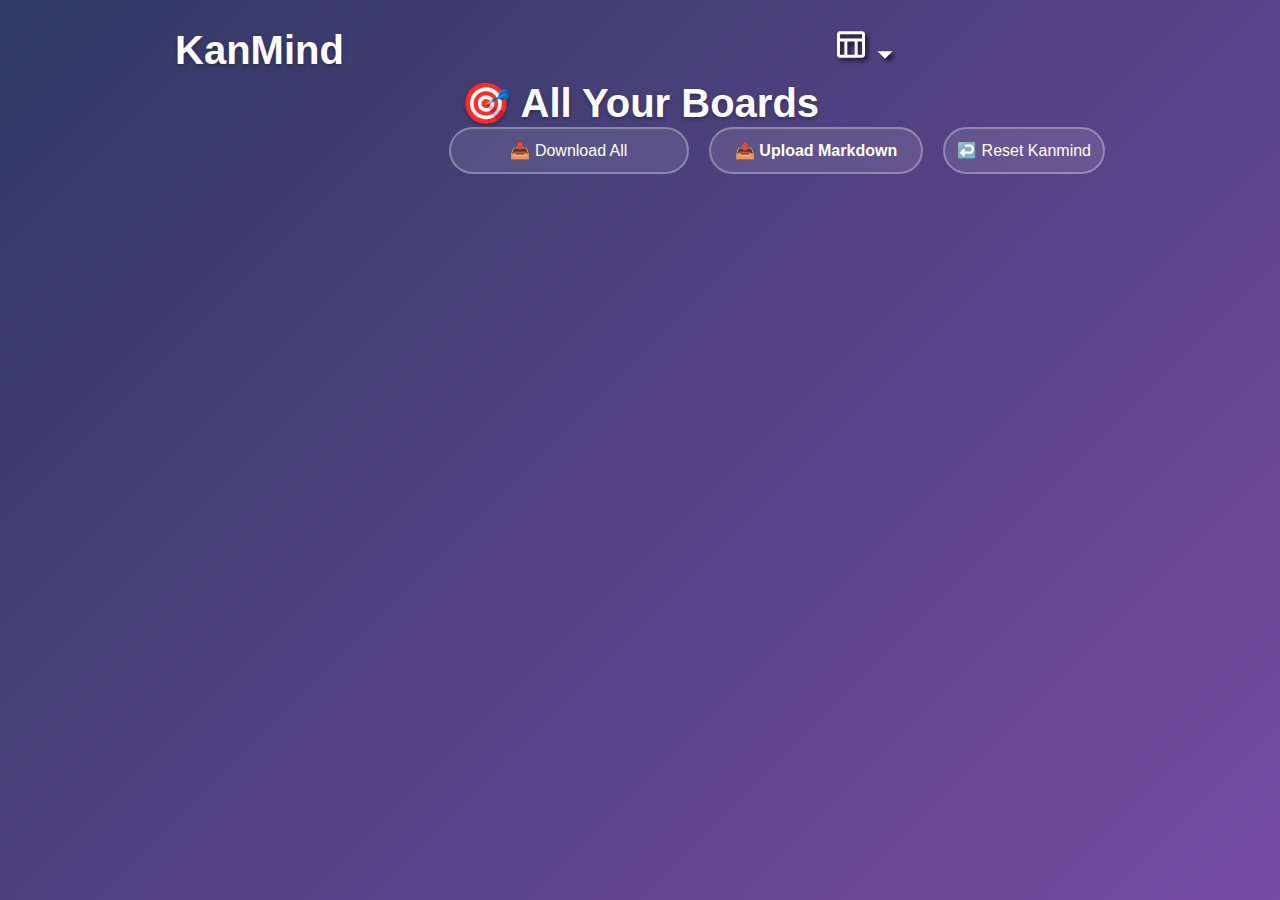
<file: index.html>
<!DOCTYPE html>
<html lang="en">
    <head>
        <meta charset="UTF-8">
        <meta name="viewport" content="width=device-width, initial-scale=1.0">
        <title>KanMind</title>
        <link rel="stylesheet" href="style.css">
    </head>

    <body>
        <div class="header-container">
            <h1 class="header-title toggle-tables" id="dashboard" onclick="multiview.switchView()">KanMind</h1>
            <div class="toggle-btn  toggle-tables" id="dashboard" onclick="multiview.switchView()">
                <?xml version="1.0" encoding="UTF-8"?>
                <svg class="shadow-svg" width="28px" height="29px" viewBox="0 0 19 18" version="1.1" xmlns="http://www.w3.org/2000/svg" xmlns:xlink="http://www.w3.org/1999/xlink">
                    <!-- Generator: Sketch 52.5 (67469) - http://www.bohemiancoding.com/sketch -->
                    <title>table_chart</title>
                    <desc>Created with Sketch.</desc>
                    <g id="Icons" stroke="none" stroke-width="1" fill="none" fill-rule="evenodd">
                        <g id="Outlined" transform="translate(-375.000000, -2105.000000)">
                            <g id="Editor" transform="translate(100.000000, 1960.000000)">
                                <g id="Outlined-/-Editor-/-table_chart" transform="translate(272.000000, 142.000000)">
                                    <g>
                                        <polygon id="Path" points="0 0 24 0 24 24 0 24"></polygon>
                                        <path fill="#FFFFFF" d="M20,3 L5,3 C3.9,3 3,3.9 3,5 L3,19 C3,20.1 3.9,21 5,21 L20,21 C21.1,21 22,20.1 22,19 L22,5 C22,3.9 21.1,3 20,3 Z M20,5 L20,8 L5,8 L5,5 L20,5 Z M15,19 L10,19 L10,10 L15,10 L15,19 Z M5,10 L8,10 L8,19 L5,19 L5,10 Z M17,19 L17,10 L20,10 L20,19 L17,19 Z" id="🔹-Icon-Color" fill="#1D1D1D"></path>
                                    </g>
                                </g>
                            </g>
                        </g>
                    </g>
                </svg>
                <input id="check01" class="main-add-board" type="checkbox" name="submenu" />
                <label  for="check01" onclick="boards.addOverlay()">

                    <svg class="shadow-svg" xmlns="http://www.w3.org/2000/svg" viewBox="0 0 512 512" height="30" width="30">
                        <path fill="#FFFFFF" d="M128 192l128 128 128-128z"/>
                    </svg>

                    </label>
                <ul class="submenu" onclick="boards.openBoardModal()">
                    Add board
                </ul>
            </div>
            <!-- <div class="">
                <button class="add-board-btn" id="addBoard" onclick="boards.openBoardModal()">
                    <svg width="20" height="20" viewBox="0 0 24 24" fill="none" stroke="currentColor" stroke-width="2">
                        <line x1="12" y1="5" x2="12" y2="19"></line>
                        <line x1="5" y1="12" x2="19" y2="12"></line>
                    </svg>
                    Add Board
                </button>
            </div> -->
        </div>
        <!-- Dashboard View -->
        <div id="dashboardView" class="view active">
            <div class="second-header-container">
                <div class="board-elements">
                    <div class="board-title-area">
                        <h1>🎯 All Your Boards</h1>
                    </div>
                </div>
                <div class="down-up-load">
                    <button class="main-download add-task-btn" onclick="downloads.downloadAll()">
                        📥 Download All
                    </button>
                    <div class="file-input-wrapper">
                        <input type="file" id="markdownUpload" accept=".md,.markdown" onchange="uploads.handleFileUpload(event)">
                        <label for="markdownUpload" class="file-input-label">📤 Upload Markdown</label>
                    </div>
                    <div class="file-input-wrapper">
                        <button class="main-download add-task-btn" onclick="persistence.resetKanmind()">
                            ↩️ Reset Kanmind
                        </button>
                    </div>
                </div>
                <div class="linking-reminder">
                <div class="try-link">
                    <div class="select-link">🔗 Select task to link</div>
                    <div class="cancel-link" onclick="cancelLink(this)">❌</div>
                </div>
            </div>
            </div>
            <div class="kanban-container">
                <div class="board" id="boardsGrid">
                    <!-- Boards will be inserted here -->
                 </div>
            </div>
        </div>
        <!-- Kanban Board View -->
        <div id="kanbanView" class="view">
            <div class="second-header-container">
                <div class="board-elements">
                    <div class="board-title-area">
                        <h2 id="boardName"></h2>
                        <div class="boards-button-div">
                            <input id="check02" class="main-list-board" type="checkbox" name="submenu" />
                            <label  for="check02" onclick="boards.listAllBoards()">

                                <svg class="shadow-svg" xmlns="http://www.w3.org/2000/svg" viewBox="0 0 512 512" height="30" width="30">
                                    <path fill="#FFFFFF" d="M128 192l128 128 128-128z"/>
                                </svg>

                                </label>
                            <ul class="submenu" id="boardsListing">
                            </ul>
                        </div>
                    </div>
                </div>
                <div class="header-content">
                    <div class="main-buttons-div">
                        <button class="main-add add-task-btn" id="addTask" onclick="addNewTaskModal('todo')">
                            <svg width="20" height="20" viewBox="0 0 24 24" fill="none" stroke="currentColor" stroke-width="2">
                                <line x1="12" y1="5" x2="12" y2="19"></line>
                                <line x1="5" y1="12" x2="19" y2="12"></line>
                            </svg>
                            Add Task
                        </button>
                    </div>
                </div>
            </div>
            <div class="kanban-container">
                <div class="board" id="kanban-board">
                    <div class="column" data-status="todo">
                        <div class="column-header">
                            <h2 class="column-title">📋 To Do</h2>
                            <span class="task-count" id="todo-count">0</span>
                        </div>
                        <div class="tasks repertory" id="todo-tasks"></div>
                        <button class="add-task-btn" onclick="addNewTaskModal('todo')">
                            <span class="plus-icon">+</span>
                            Add New Task
                        </button>
                    </div>

                    <div class="column" data-status="inprogress">
                        <div class="column-header">
                            <h2 class="column-title">🔄 In Progress</h2>
                            <span class="task-count" id="inprogress-count">0</span>
                        </div>
                        <div class="tasks repertory" id="inprogress-tasks"></div>
                        <button class="add-task-btn" onclick="addNewTaskModal('inprogress')">
                            <span class="plus-icon">+</span>
                            Add New Task
                        </button>
                    </div>

                    <div class="column" data-status="review">
                        <div class="column-header">
                            <h2 class="column-title">👀 Review</h2>
                            <span class="task-count" id="review-count">0</span>
                        </div>
                        <div class="tasks repertory" id="review-tasks"></div>
                        <button class="add-task-btn" onclick="addNewTaskModal('review')">
                            <span class="plus-icon">+</span>
                            Add New Task
                        </button>
                    </div>

                    <div class="column" data-status="done">
                        <div class="column-header">
                            <h2 class="column-title">✅ Done</h2>
                            <span class="task-count" id="done-count">0</span>
                        </div>
                        <div class="tasks repertory" id="done-tasks"></div>
                        <button class="add-task-btn" onclick="addNewTaskModal('done')">
                            <span class="plus-icon">+</span>
                            Add New Task
                        </button>
                    </div>
                </div>

                <div class="stats">
                    <div class="stat-card">
                        <div class="stat-number" id="total-tasks">0</div>
                        <div class="stat-label">Total Tasks</div>
                    </div>
                    <div class="stat-card">
                        <div class="stat-number" id="completed-tasks">0</div>
                        <div class="stat-label">Completed</div>
                    </div>
                    <div class="stat-card">
                        <div class="stat-number" id="progress-percent">0%</div>
                        <div class="stat-label">Progress</div>
                    </div>
                </div>
            </div>
            <!-- Modal for Adding New Tasks -->
            <div class="modal-overlay" id="taskModal">
                <div class="modal">
                    <div class="modal-header">
                        <h3 class="modal-title">✨ Add New Task</h3>
                        <button class="modal-close" onclick="closeTaskModal()">&times;</button>
                    </div>
                    
                    <form id="taskForm">
                        <div class="form-group">
                            <input id="taskID" type="hidden" value="">
                            <label class="form-label" for="taskTitle">Task Title *</label>
                            <input type="text" id="taskTitle" class="form-input" required placeholder="Enter task title...">
                        </div>
                        
                        <div class="form-group">
                            <label class="form-label" for="taskDescription">Description</label>
                            <textarea id="taskDescription" class="form-textarea" placeholder="Describe the task details..."></textarea>
                        </div>
                        
                        <div class="form-group">
                            <label class="form-label">Priority</label>
                            <div class="priority-options">
                                <div class="priority-option high" data-priority="high">
                                    🔴 High
                                </div>
                                <div class="priority-option medium selected" data-priority="medium">
                                    🔴 Medium
                                </div>
                                <div class="priority-option low" data-priority="low">
                                    🔴 Low
                                </div>
                            </div>
                        </div>
                        
                        <div class="form-group">
                            <label class="form-label" for="taskAssignee">Assignee</label>
                            <input type="text" id="taskAssignee" class="form-input" placeholder="Enter assignee name...">
                        </div>
                        
                        <div class="form-actions">
                            <button type="button" class="btn btn-secondary" onclick="closeTaskModal()">
                                Cancel
                            </button>
                            <button type="submit" class="btn btn-primary" id="submitTask">
                                ➕ Add Task
                            </button>
                        </div>
                    </form>
                </div>
            </div>
            <div class="modal-overlay" id="boardModal">
                <div class="modal">
                    <div class="modal-header">
                        <h3 class="modal-title">✨ Add New Board</h3>
                        <button class="modal-close" onclick="boards.closeBoardModal()">&times;</button>
                    </div>
                    <form id="boardForm">
                        <div class="form-group">
                            <label class="form-label" for="boardTitle">Board Title *</label>
                            <input type="text" id="boardTitle" class="form-input" required placeholder="Enter board title...">
                        </div>
                        
                        <div class="form-actions">
                            <button type="button" class="btn btn-secondary" onclick="boards.closeBoardModal()">
                                Cancel
                            </button>
                            <button type="submit" class="btn btn-primary" id="submitBoard">
                                ➕ Add Board
                            </button>
                        </div>
                    </form>
                </div>
            </div>
            <div class="section-limit">
                <section id="editTaskModal" class="modal hide">
                    <div class="tasks">
                        <div class="innerModal" id="innerEditModal" data-task-id="">
                            <div class="task-title"><input id="editTitleValue" placeholder="Title" autofocus></div>
                            <div class="task-description"><input id="editDescriptionValue" placeholder="Description"></div>
                            <div class="">
                                <label class="task-priority" for="priority">Priority:</label><br />
                                <input type="range" min="0" max="2" id="editPriorityValue" name="priority" list="values">

                                <datalist id="values">
                                    <option value="0" label="low">low</option>
                                    <option value="1" label="medium">medium</option>
                                    <option value="2" label="high">high</option>
                                </datalist>
                            </div>
                            <div class="task-meta">
                            <input id="editAuthorValue" placeholder="Author">
                            </div>
                            <input id="editStatus" type="hidden" value="">
                        </div>
                        <button class="btn btn-submit" id="editModalSubmit" name="" onclick="editTask(this)">Submit</button>
                        <button class="btn btn-cancel" id="cancelEdit">Cancel</button>
                    </div>
                </section>
                <section id="newBoardModal" class="modal hide">
                    <div class="tasks">
                        <div class="innerModal" id="innerBoardModal" data-task-id="">
                            <div class="task-title"><input id="boardTitleValue" placeholder="Title" autofocus></div>
                        </div>
                        <button class="btn btn-submit" id="boardModalSubmit" name="" onclick="boards.newBoardSubmit(this)">Submit</button>
                        <button class="btn btn-cancel" id="cancelNewBoard">Cancel</button>
                    </div>
                </section>
            </div>
        </div>

        <!-- Markdown Preview Modal -->
        <div class="modal-overlay" id="downloadModal">
            <div class="modal">
                <div class="modal-header">
                    <h3 class="modal-title">📄 Markdown Preview</h3>
                    <button class="modal-close" onclick="downloads.closeDownloadModal()">&times;</button>
                </div>
                <div class="markdown-preview" id="markdownPreview"></div>
                <div class="form-actions">
                    <button class="btn btn-primary" onclick="downloads.downloadMarkdown()">
                        💾 Download Markdown
                    </button>
                    <button class="btn btn-secondary" onclick="downloads.copyToClipboard()">
                        📋 Copy to Clipboard
                    </button>
                </div>
            </div>
        </div>

        <div id="modalOverlay" onclick="boards.closeUlModal()" class="overlay hide"></div>
        
        <script src="js-files/heatmap.js"></script>
        <script src="js-files/boards.js"></script>
        <script src="js-files/persistence.js"></script>
        <script src="js-files/multiview.js"></script>
        <script src="js-files/tasks.js"></script>
        <script src="js-files/downloads.js"></script>
        <script src="js-files/uploads.js"></script>

    </body>
</html>
</file>
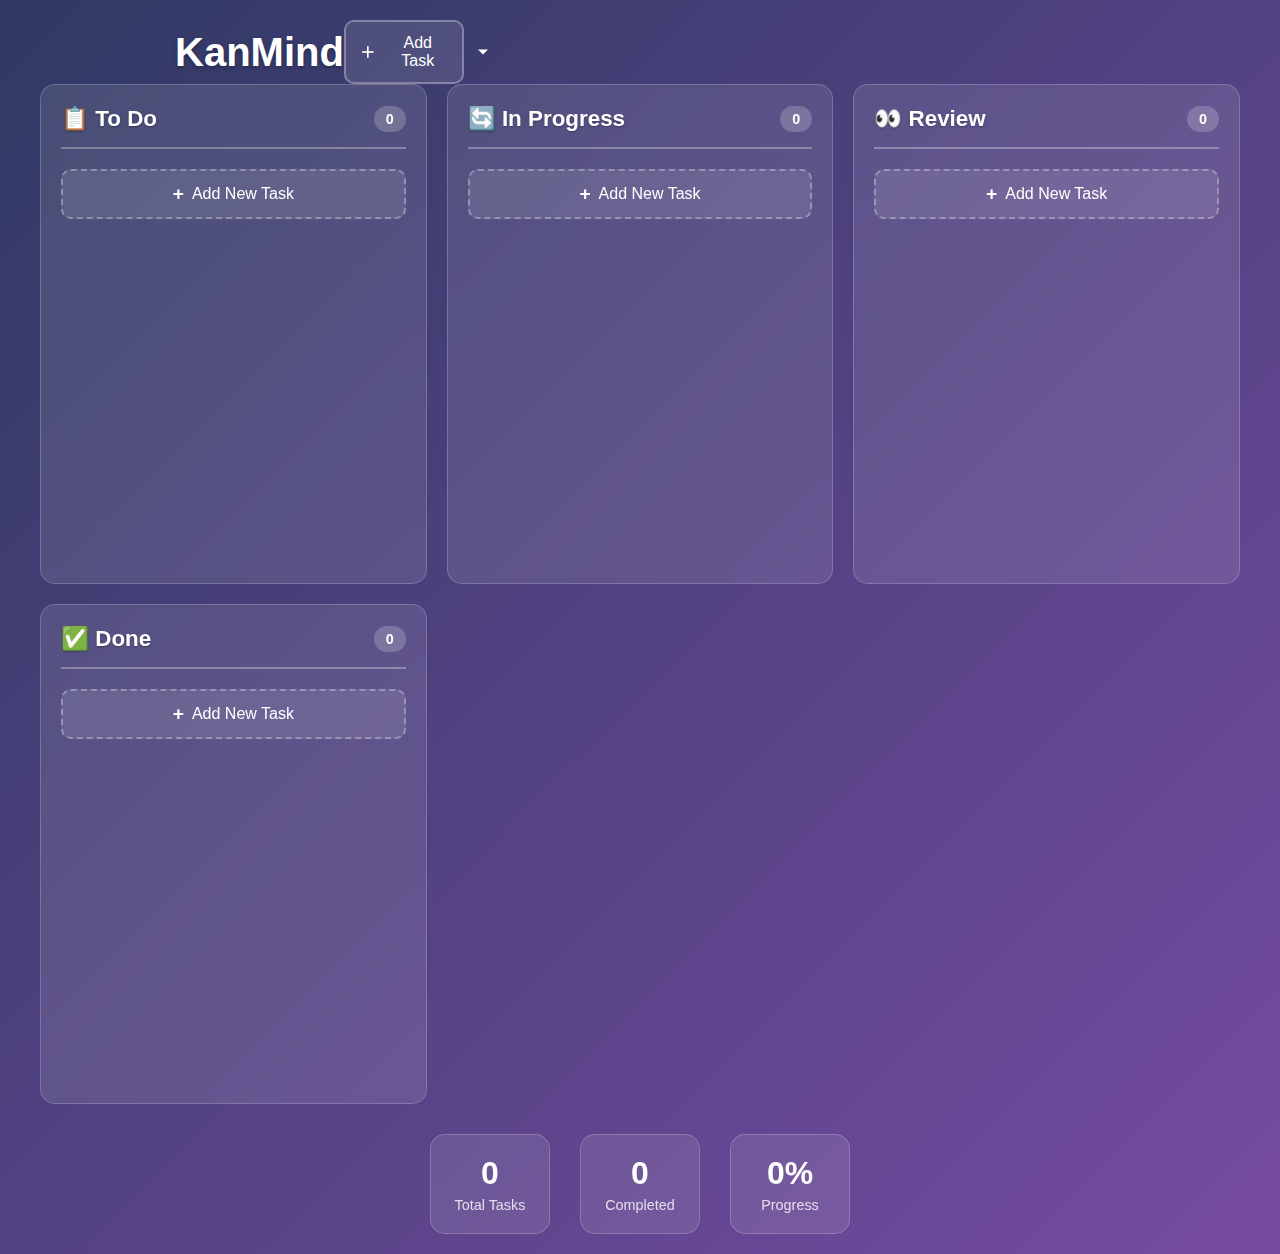
<file: testing/index.html>
<!DOCTYPE html>
<html lang="en">
    <head>
        <meta charset="UTF-8">
        <meta name="viewport" content="width=device-width, initial-scale=1.0">
        <title>KanMind</title>
        <link rel="stylesheet" href="/style.css">
    </head>

    <body>
        <header class="header">
            <div class="header-container">
                <h1>KanMind</h1>
                <div class="header-content">
                    <div class="main-buttons-div">
                    <button class="main-add add-task-btn" id="addTask" onclick="addNewTaskModal('todo')">
                        <svg width="20" height="20" viewBox="0 0 24 24" fill="none" stroke="currentColor" stroke-width="2">
                            <line x1="12" y1="5" x2="12" y2="19"></line>
                            <line x1="5" y1="12" x2="19" y2="12"></line>
                        </svg>
                        Add Task
                    </button>
                    <input id="check01" class="main-add-board" type="checkbox" name="submenu" />
                    <label  for="check01" onclick="boards.addOverlay()">

                        <svg xmlns="http://www.w3.org/2000/svg" viewBox="0 0 512 512" height="20" width="20">
                            <path fill="#FFFFFF" d="M128 192l128 128 128-128z"/>
                        </svg>

                        </label>
                    <ul class="submenu" onclick="boards.createBoard()">
<div class="newBoardButton">
                        Add board
</div>
                    </ul>
                    </div>
                </div>
            </div>
        </header>
        <div class="kanban-container">
            <div class="board" id="kanban-board">
                <div class="column" data-status="todo">
                    <div class="column-header">
                        <h2 class="column-title">📋 To Do</h2>
                        <span class="task-count" id="todo-count">0</span>
                    </div>
                    <div class="tasks" id="todo-tasks"></div>
                    <button class="add-task-btn" onclick="addNewTaskModal('todo')">
                        <span class="plus-icon">+</span>
                        Add New Task
                    </button>
                </div>

                <div class="column" data-status="inprogress">
                    <div class="column-header">
                        <h2 class="column-title">🔄 In Progress</h2>
                        <span class="task-count" id="inprogress-count">0</span>
                    </div>
                    <div class="tasks" id="inprogress-tasks"></div>
                    <button class="add-task-btn" onclick="addNewTaskModal('inprogress')">
                        <span class="plus-icon">+</span>
                        Add New Task
                    </button>
                </div>

                <div class="column" data-status="review">
                    <div class="column-header">
                        <h2 class="column-title">👀 Review</h2>
                        <span class="task-count" id="review-count">0</span>
                    </div>
                    <div class="tasks" id="review-tasks"></div>
                    <button class="add-task-btn" onclick="addNewTaskModal('review')">
                        <span class="plus-icon">+</span>
                        Add New Task
                    </button>
                </div>

                <div class="column" data-status="done">
                    <div class="column-header">
                        <h2 class="column-title">✅ Done</h2>
                        <span class="task-count" id="done-count">0</span>
                    </div>
                    <div class="tasks" id="done-tasks"></div>
                    <button class="add-task-btn" onclick="addNewTaskModal('done')">
                        <span class="plus-icon">+</span>
                        Add New Task
                    </button>
                </div>
            </div>

            <div class="stats">
                <div class="stat-card">
                    <div class="stat-number" id="total-tasks">0</div>
                    <div class="stat-label">Total Tasks</div>
                </div>
                <div class="stat-card">
                    <div class="stat-number" id="completed-tasks">0</div>
                    <div class="stat-label">Completed</div>
                </div>
                <div class="stat-card">
                    <div class="stat-number" id="progress-percent">0%</div>
                    <div class="stat-label">Progress</div>
                </div>
            </div>
        </div>
        <div class="section-limit">
        <section id="newTaskModal" class="modal hide">
            <div class="tasks" id="inprogress-tasks">
                <div class="innerModal" id="innerModal">
                    <div class="task-title"><input id="titleValue" placeholder="Title" autofocus></div>
                    <div class="task-description"><input id="descriptionValue" placeholder="Description"></div>
                    <div class="">
                        <label class="task-priority" for="priority">Priority:</label><br />
                        <input type="range" min="0" max="2" id="priorityValue" name="priority" list="values">

                        <datalist id="values">
                            <option value="0" label="low">low</option>
                            <option value="1" label="medium">medium</option>
                            <option value="2" label="high">high</option>
                        </datalist>
                    </div>
                    <div class="task-meta">
                    <input id="authorValue" placeholder="Author">
                    </div>
                    <input id="status" type="hidden" value="">
                </div>
                <button class="btn btn-submit" id="modalSubmit" name="" onclick="createBaseTaskElement(this)">Submit</button>
                <button class="btn btn-cancel" id="cancelAdd">Cancel</button>
            </div>
        </section>
        <section id="editTaskModal" class="modal hide">
            <div class="tasks" id="inprogress-tasks">
                <div class="innerModal" id="innerEditModal" data-task-id="">
                    <div class="task-title"><input id="editTitleValue" placeholder="Title" autofocus></div>
                    <div class="task-description"><input id="editDescriptionValue" placeholder="Description"></div>
                    <div class="">
                        <label class="task-priority" for="priority">Priority:</label><br />
                        <input type="range" min="0" max="2" id="editPriorityValue" name="priority" list="values">

                        <datalist id="values">
                            <option value="0" label="low">low</option>
                            <option value="1" label="medium">medium</option>
                            <option value="2" label="high">high</option>
                        </datalist>
                    </div>
                    <div class="task-meta">
                    <input id="editAuthorValue" placeholder="Author">
                    </div>
                    <input id="editStatus" type="hidden" value="">
                </div>
                <button class="btn btn-submit" id="editModalSubmit" name="" onclick="editTask(this)">Submit</button>
                <button class="btn btn-cancel" id="cancelEdit">Cancel</button>
            </div>
        </section>
        </div>

        <div id="modalOverlay" class="overlay hide"></div>

        <script src="/js-files/persistence.js"></script>
        <script src="/js-files/tasks.js"></script>
        <script src="/js-files/boards.js"></script>

</body>
</html>
</file>
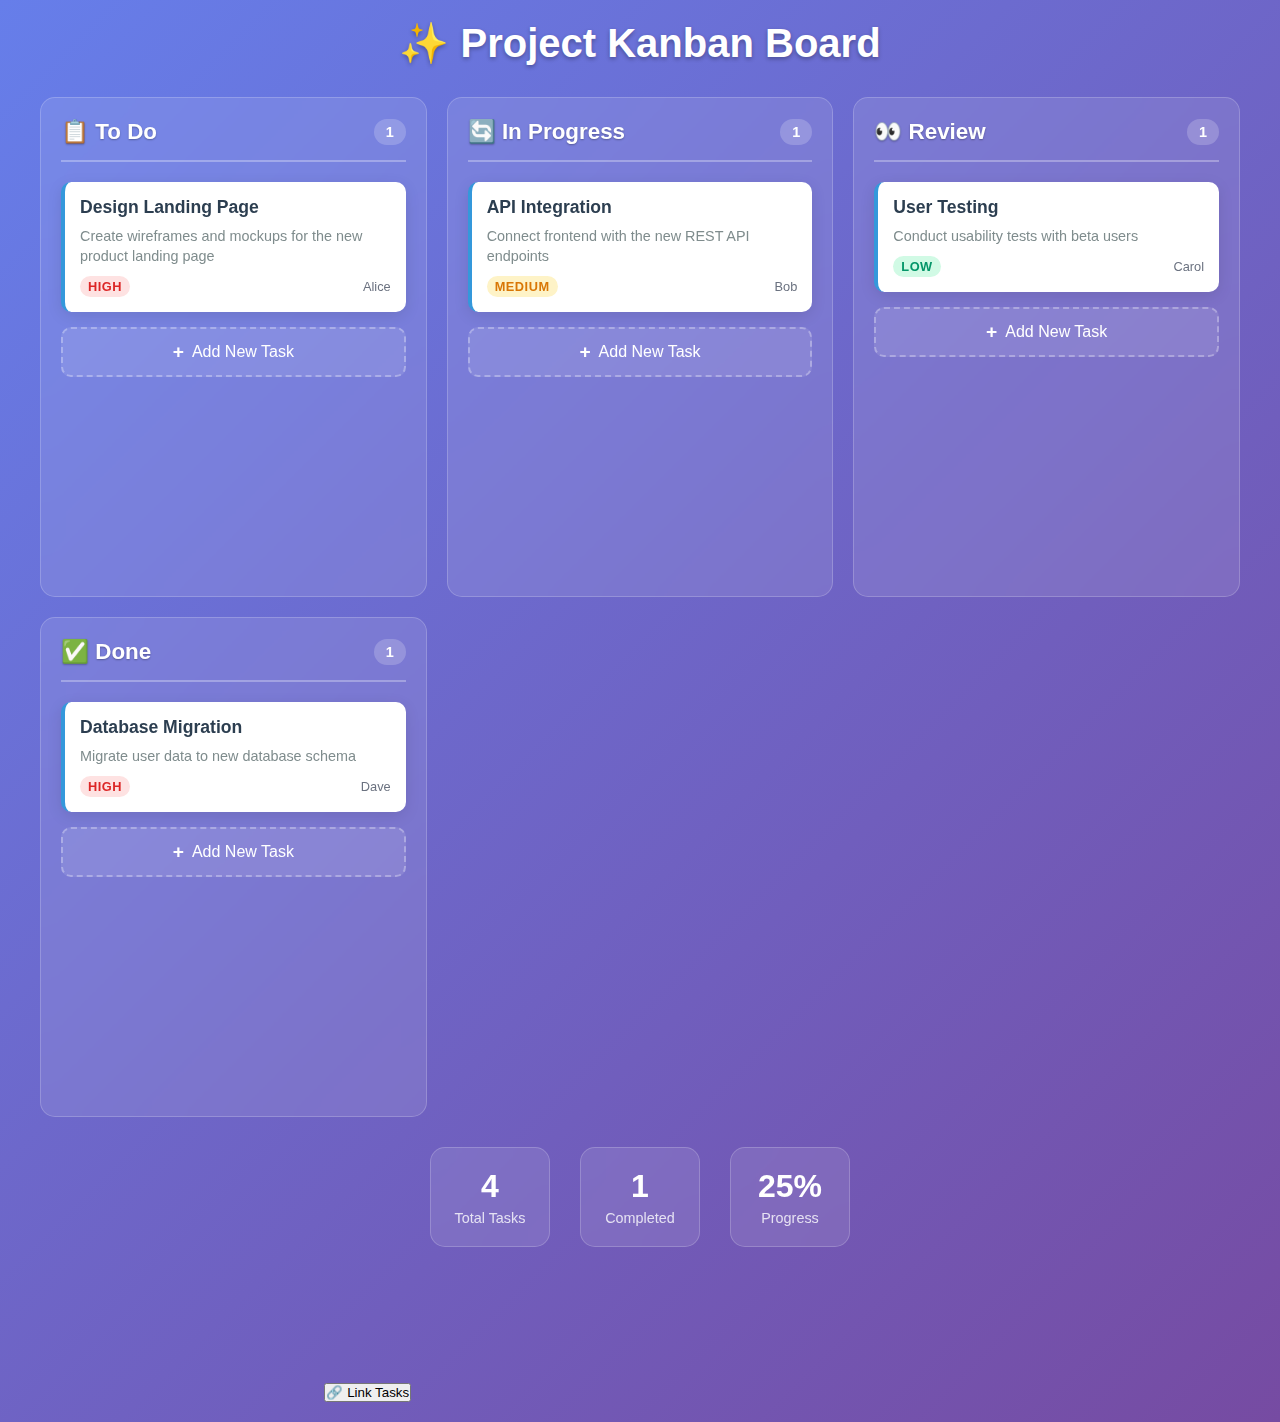
<file: artifact.html>
<!DOCTYPE html>
<html lang="en">
<head>
    <meta charset="UTF-8">
    <meta name="viewport" content="width=device-width, initial-scale=1.0">
    <title>Kanban Board</title>
    <style>
        * {
            margin: 0;
            padding: 0;
            box-sizing: border-box;
        }

        body {
            font-family: 'Segoe UI', Tahoma, Geneva, Verdana, sans-serif;
            background: linear-gradient(135deg, #667eea 0%, #764ba2 100%);
            min-height: 100vh;
            padding: 20px;
        }

        .kanban-container {
            max-width: 1200px;
            margin: 0 auto;
        }

        h1 {
            text-align: center;
            color: white;
            margin-bottom: 30px;
            font-size: 2.5rem;
            text-shadow: 0 2px 4px rgba(0,0,0,0.3);
        }

        .board {
            display: grid;
            grid-template-columns: repeat(auto-fit, minmax(300px, 1fr));
            gap: 20px;
            margin-bottom: 20px;
        }

        .column {
            background: rgba(255, 255, 255, 0.1);
            backdrop-filter: blur(10px);
            border-radius: 15px;
            padding: 20px;
            border: 1px solid rgba(255, 255, 255, 0.2);
            min-height: 500px;
            transition: all 0.3s ease;
        }

        .column:hover {
            background: rgba(255, 255, 255, 0.15);
            transform: translateY(-2px);
            box-shadow: 0 10px 30px rgba(0,0,0,0.2);
        }

        .column.drag-over {
            background: rgba(255, 255, 255, 0.2);
            border: 2px dashed rgba(255, 255, 255, 0.5);
        }

        .column-header {
            display: flex;
            justify-content: space-between;
            align-items: center;
            margin-bottom: 20px;
            padding-bottom: 15px;
            border-bottom: 2px solid rgba(255, 255, 255, 0.3);
        }

        .column-title {
            font-size: 1.4rem;
            font-weight: 600;
            color: white;
            text-shadow: 0 1px 2px rgba(0,0,0,0.3);
        }

        .task-count {
            background: rgba(255, 255, 255, 0.2);
            color: white;
            padding: 5px 12px;
            border-radius: 20px;
            font-size: 0.9rem;
            font-weight: 600;
        }

        .task {
            background: white;
            border-radius: 10px;
            padding: 15px;
            margin-bottom: 15px;
            cursor: grab;
            box-shadow: 0 4px 15px rgba(0,0,0,0.1);
            border-left: 4px solid #3498db;
            transition: all 0.3s ease;
            position: relative;
            overflow: hidden;
        }

        .task.linking-mode {
            cursor: pointer;
            animation: pulse-border 1.5s ease-in-out infinite;
        }

        .task.link-source {
            border-left: 4px solid #8b5cf6;
            box-shadow: 0 0 0 3px rgba(139, 92, 246, 0.3);
            background: #faf5ff;
        }

        .task.linked {
            border-right: 4px solid #10b981;
        }

        .task.linked::after {
            content: '🔗';
            position: absolute;
            top: 5px;
            right: 10px;
            font-size: 1rem;
        }

        @keyframes pulse-border {
            0%, 100% {
                box-shadow: 0 4px 15px rgba(0,0,0,0.1);
            }
            50% {
                box-shadow: 0 4px 25px rgba(139, 92, 246, 0.5), 0 0 0 4px rgba(139, 92, 246, 0.2);
            }
        }

        .task:hover {
            transform: translateY(-3px);
            box-shadow: 0 8px 25px rgba(0,0,0,0.15);
        }

        .task.dragging {
            opacity: 0.7;
            transform: rotate(5deg) scale(1.05);
            cursor: grabbing;
            z-index: 1000;
        }

        .task-title {
            font-weight: 600;
            color: #2c3e50;
            margin-bottom: 8px;
            font-size: 1.1rem;
        }

        .task-description {
            color: #7f8c8d;
            font-size: 0.9rem;
            line-height: 1.4;
            margin-bottom: 10px;
        }

        .task-meta {
            display: flex;
            justify-content: space-between;
            align-items: center;
            font-size: 0.8rem;
        }

        .task-priority {
            padding: 3px 8px;
            border-radius: 12px;
            font-weight: 600;
            text-transform: uppercase;
            letter-spacing: 0.5px;
        }

        .priority-high {
            background: #fee2e2;
            color: #dc2626;
        }

        .priority-medium {
            background: #fef3c7;
            color: #d97706;
        }

        .priority-low {
            background: #d1fae5;
            color: #059669;
        }

        .task-assignee {
            color: #6b7280;
            font-weight: 500;
        }

        .add-task-btn {
            width: 100%;
            padding: 12px;
            background: rgba(255, 255, 255, 0.1);
            border: 2px dashed rgba(255, 255, 255, 0.3);
            border-radius: 10px;
            color: white;
            cursor: pointer;
            font-size: 1rem;
            transition: all 0.3s ease;
            display: flex;
            align-items: center;
            justify-content: center;
            gap: 8px;
        }

        .add-task-btn:hover {
            background: rgba(255, 255, 255, 0.2);
            border-color: rgba(255, 255, 255, 0.5);
            transform: translateY(-1px);
        }

        .plus-icon {
            font-size: 1.2rem;
            font-weight: bold;
        }

        .stats {
            display: flex;
            justify-content: center;
            gap: 30px;
            margin-top: 30px;
        }

        .stat-card {
            background: rgba(255, 255, 255, 0.1);
            backdrop-filter: blur(10px);
            border-radius: 15px;
            padding: 20px;
            border: 1px solid rgba(255, 255, 255, 0.2);
            text-align: center;
            min-width: 120px;
        }

        .stat-number {
            font-size: 2rem;
            font-weight: bold;
            color: white;
            margin-bottom: 5px;
        }

        .stat-label {
            color: rgba(255, 255, 255, 0.8);
            font-size: 0.9rem;
        }

        /* Modal Styles */
        .modal-overlay {
            display: none;
            position: fixed;
            top: 0;
            left: 0;
            width: 100%;
            height: 100%;
            background: rgba(0, 0, 0, 0.7);
            backdrop-filter: blur(5px);
            z-index: 2000;
            opacity: 0;
            transition: opacity 0.3s ease;
        }

        .modal-overlay.show {
            display: flex;
            align-items: center;
            justify-content: center;
            opacity: 1;
        }

        .modal {
            background: white;
            border-radius: 20px;
            padding: 30px;
            width: 90%;
            max-width: 500px;
            box-shadow: 0 20px 60px rgba(0, 0, 0, 0.3);
            transform: scale(0.7);
            transition: transform 0.3s ease;
            position: relative;
        }

        .modal-overlay.show .modal {
            transform: scale(1);
        }

        .modal-header {
            display: flex;
            justify-content: space-between;
            align-items: center;
            margin-bottom: 25px;
            padding-bottom: 15px;
            border-bottom: 2px solid #e5e7eb;
        }

        .modal-title {
            font-size: 1.5rem;
            font-weight: 700;
            color: #1f2937;
            margin: 0;
        }

        .modal-close {
            background: none;
            border: none;
            font-size: 1.5rem;
            cursor: pointer;
            color: #6b7280;
            padding: 5px;
            border-radius: 50%;
            width: 35px;
            height: 35px;
            display: flex;
            align-items: center;
            justify-content: center;
            transition: all 0.2s ease;
        }

        .modal-close:hover {
            background: #f3f4f6;
            color: #374151;
        }

        .form-group {
            margin-bottom: 20px;
        }

        .form-label {
            display: block;
            font-weight: 600;
            color: #374151;
            margin-bottom: 8px;
            font-size: 0.9rem;
        }

        .form-input,
        .form-select,
        .form-textarea {
            width: 100%;
            padding: 12px 15px;
            border: 2px solid #e5e7eb;
            border-radius: 10px;
            font-size: 1rem;
            transition: all 0.3s ease;
            background: #f9fafb;
        }

        .form-input:focus,
        .form-select:focus,
        .form-textarea:focus {
            outline: none;
            border-color: #3b82f6;
            background: white;
            box-shadow: 0 0 0 3px rgba(59, 130, 246, 0.1);
        }

        .form-textarea {
            resize: vertical;
            min-height: 80px;
            font-family: inherit;
        }

        .form-actions {
            display: flex;
            gap: 15px;
            margin-top: 30px;
            justify-content: flex-end;
        }

        .btn {
            padding: 12px 24px;
            border: none;
            border-radius: 10px;
            font-size: 1rem;
            font-weight: 600;
            cursor: pointer;
            transition: all 0.3s ease;
            display: flex;
            align-items: center;
            gap: 8px;
        }

        .btn-primary {
            background: linear-gradient(135deg, #3b82f6, #1d4ed8);
            color: white;
        }

        .btn-primary:hover {
            background: linear-gradient(135deg, #2563eb, #1e40af);
            transform: translateY(-1px);
            box-shadow: 0 5px 15px rgba(59, 130, 246, 0.4);
        }

        .btn-secondary {
            background: #f3f4f6;
            color: #6b7280;
            border: 2px solid #e5e7eb;
        }

        .btn-secondary:hover {
            background: #e5e7eb;
            color: #4b5563;
        }

        .priority-options {
            display: flex;
            gap: 10px;
        }

        .priority-option {
            flex: 1;
            padding: 10px;
            border: 2px solid #e5e7eb;
            border-radius: 8px;
            text-align: center;
            cursor: pointer;
            transition: all 0.3s ease;
            font-size: 0.9rem;
            font-weight: 600;
        }

        .priority-option.selected {
            border-color: #3b82f6;
            background: #eff6ff;
            color: #1d4ed8;
        }

        .priority-option.high {
            color: #dc2626;
        }

        .priority-option.high.selected {
            border-color: #dc2626;
            background: #fee2e2;
            color: #dc2626;
        }

        .priority-option.medium {
            color: #d97706;
        }

        .priority-option.medium.selected {
            border-color: #d97706;
            background: #fef3c7;
            color: #d97706;
        }

        .priority-option.low {
            color: #059669;
        }

        .priority-option.low.selected {
            border-color: #059669;
            background: #d1fae5;
            color: #059669;
        }

        @media (max-width: 768px) {
            .board {
                grid-template-columns: 1fr;
            }
            
            .stats {
                flex-direction: column;
                align-items: center;
                gap: 15px;
            }
            
            h1 {
                font-size: 2rem;
            }

            .modal {
                padding: 20px;
                margin: 20px;
            }

            .form-actions {
                flex-direction: column;
            }

            .priority-options {
                flex-direction: column;
            }
        }
    </style>
</head>
<body>
    <div class="kanban-container">
        <h1>✨ Project Kanban Board</h1>
        
        <div class="board" id="kanban-board">
            <div class="column" data-status="todo">
                <div class="column-header">
                    <h2 class="column-title">📋 To Do</h2>
                    <span class="task-count" id="todo-count">0</span>
                </div>
                <div class="tasks" id="todo-tasks"></div>
                <button class="add-task-btn" onclick="addNewTask('todo')">
                    <span class="plus-icon">+</span>
                    Add New Task
                </button>
            </div>

            <div class="column" data-status="inprogress">
                <div class="column-header">
                    <h2 class="column-title">🔄 In Progress</h2>
                    <span class="task-count" id="inprogress-count">0</span>
                </div>
                <div class="tasks" id="inprogress-tasks"></div>
                <button class="add-task-btn" onclick="addNewTask('inprogress')">
                    <span class="plus-icon">+</span>
                    Add New Task
                </button>
            </div>

            <div class="column" data-status="review">
                <div class="column-header">
                    <h2 class="column-title">👀 Review</h2>
                    <span class="task-count" id="review-count">0</span>
                </div>
                <div class="tasks" id="review-tasks"></div>
                <button class="add-task-btn" onclick="addNewTask('review')">
                    <span class="plus-icon">+</span>
                    Add New Task
                </button>
            </div>

            <div class="column" data-status="done">
                <div class="column-header">
                    <h2 class="column-title">✅ Done</h2>
                    <span class="task-count" id="done-count">0</span>
                </div>
                <div class="tasks" id="done-tasks"></div>
                <button class="add-task-btn" onclick="addNewTask('done')">
                    <span class="plus-icon">+</span>
                    Add New Task
                </button>
            </div>
        </div>

        <div class="stats">
            <div class="stat-card">
                <div class="stat-number" id="total-tasks">0</div>
                <div class="stat-label">Total Tasks</div>
            </div>
            <div class="stat-card">
                <div class="stat-number" id="completed-tasks">0</div>
                <div class="stat-label">Completed</div>
            </div>
            <div class="stat-card">
                <div class="stat-number" id="progress-percent">0%</div>
                <div class="stat-label">Progress</div>
            </div>
        </div>
    </div>

    <!-- Canvas for drawing link lines -->
    <canvas id="linkCanvas"></canvas>

    <!-- Link Mode Button -->
    <button class="link-mode-btn" id="linkModeBtn" onclick="toggleLinkMode()">
        🔗 Link Tasks
    </button>

    <!-- Modal for Adding New Tasks -->
    <div class="modal-overlay" id="taskModal">
        <div class="modal">
            <div class="modal-header">
                <h3 class="modal-title">✨ Add New Task</h3>
                <button class="modal-close" onclick="closeTaskModal()">&times;</button>
            </div>
            
            <form id="taskForm">
                <div class="form-group">
                    <label class="form-label" for="taskTitle">Task Title *</label>
                    <input type="text" id="taskTitle" class="form-input" required placeholder="Enter task title...">
                </div>
                
                <div class="form-group">
                    <label class="form-label" for="taskDescription">Description</label>
                    <textarea id="taskDescription" class="form-textarea" placeholder="Describe the task details..."></textarea>
                </div>
                
                <div class="form-group">
                    <label class="form-label">Priority</label>
                    <div class="priority-options">
                        <div class="priority-option high" data-priority="high">
                            🔴 High
                        </div>
                        <div class="priority-option medium selected" data-priority="medium">
                            🟡 Medium
                        </div>
                        <div class="priority-option low" data-priority="low">
                            🟢 Low
                        </div>
                    </div>
                </div>
                
                <div class="form-group">
                    <label class="form-label" for="taskAssignee">Assignee</label>
                    <input type="text" id="taskAssignee" class="form-input" placeholder="Enter assignee name...">
                </div>
                
                <div class="form-actions">
                    <button type="button" class="btn btn-secondary" onclick="closeTaskModal()">
                        Cancel
                    </button>
                    <button type="submit" class="btn btn-primary">
                        ➕ Add Task
                    </button>
                </div>
            </form>
        </div>
    </div>

    <script>
        let draggedElement = null;
        let taskIdCounter = 1;
        let currentTaskStatus = 'todo';
        let linkingMode = false;
        let linkSourceTask = null;
        let taskLinks = {}; // Store task links: { taskId: [linkedTaskIds] }

        // Sample tasks to start with
        const initialTasks = [
            {
                id: 'task-1',
                title: 'Design Landing Page',
                description: 'Create wireframes and mockups for the new product landing page',
                priority: 'high',
                assignee: 'Alice',
                status: 'todo'
            },
            {
                id: 'task-2',
                title: 'API Integration',
                description: 'Connect frontend with the new REST API endpoints',
                priority: 'medium',
                assignee: 'Bob',
                status: 'inprogress'
            },
            {
                id: 'task-3',
                title: 'User Testing',
                description: 'Conduct usability tests with beta users',
                priority: 'low',
                assignee: 'Carol',
                status: 'review'
            },
            {
                id: 'task-4',
                title: 'Database Migration',
                description: 'Migrate user data to new database schema',
                priority: 'high',
                assignee: 'Dave',
                status: 'done'
            }
        ];

        function createTaskElement(task) {
            const taskDiv = document.createElement('div');
            taskDiv.className = 'task';
            taskDiv.draggable = true;
            taskDiv.dataset.taskId = task.id;
            
            taskDiv.innerHTML = `
                <div class="task-title">${task.title}</div>
                <div class="task-description">${task.description}</div>
                <div class="task-meta">
                    <span class="task-priority priority-${task.priority}">${task.priority}</span>
                    <span class="task-assignee">${task.assignee}</span>
                </div>
                <div class="task-links" id="links-${task.id}"></div>
            `;

            // Add drag event listeners
            taskDiv.addEventListener('dragstart', handleDragStart);
            taskDiv.addEventListener('dragend', handleDragEnd);
            
            // Add click event listener for linking
            taskDiv.addEventListener('click', handleTaskClick);

            return taskDiv;
        }

        function handleTaskClick(e) {
            if (!linkingMode) return;
            
            e.stopPropagation();
            const clickedTask = this;
            const clickedTaskId = clickedTask.dataset.taskId;
            
            if (!linkSourceTask) {
                // First click - select source task
                linkSourceTask = clickedTask;
                linkSourceTask.classList.add('link-source');
                updateLinkModeButton('Select target task');
            } else {
                // Second click - link to target task
                const sourceTaskId = linkSourceTask.dataset.taskId;
                
                if (sourceTaskId === clickedTaskId) {
                    // Clicked same task, deselect
                    linkSourceTask.classList.remove('link-source');
                    linkSourceTask = null;
                    updateLinkModeButton('🔗 Select first task');
                } else {
                    // Create link
                    createLink(sourceTaskId, clickedTaskId);
                    linkSourceTask.classList.remove('link-source');
                    linkSourceTask = null;
                    updateLinkModeButton('✅ Linked! Select another task');
                    
                    setTimeout(() => {
                        if (linkingMode) {
                            updateLinkModeButton('🔗 Select first task');
                        }
                    }, 2000);
                }
            }
        }

        function createLink(sourceId, targetId) {
            // Initialize arrays if they don't exist
            if (!taskLinks[sourceId]) {
                taskLinks[sourceId] = [];
            }
            
            // Add link if it doesn't already exist
            if (!taskLinks[sourceId].includes(targetId)) {
                taskLinks[sourceId].push(targetId);
                updateTaskLinkDisplay(sourceId);
                updateTaskLinkDisplay(targetId);
                
                // Mark tasks as linked
                document.querySelector(`[data-task-id="${sourceId}"]`).classList.add('linked');
                document.querySelector(`[data-task-id="${targetId}"]`).classList.add('linked');
                
                drawLinks();
            }
        }

        function updateTaskLinkDisplay(taskId) {
            const linksContainer = document.getElementById(`links-${taskId}`);
            if (!linksContainer) return;
            
            const linkedTasks = [];
            
            // Find tasks this task links to
            if (taskLinks[taskId]) {
                linkedTasks.push(...taskLinks[taskId]);
            }
            
            // Find tasks that link to this task
            for (const [sourceId, targets] of Object.entries(taskLinks)) {
                if (targets.includes(taskId) && !linkedTasks.includes(sourceId)) {
                    linkedTasks.push(sourceId);
                }
            }
            
            if (linkedTasks.length > 0) {
                const taskElements = linkedTasks.map(linkedId => {
                    const linkedTask = document.querySelector(`[data-task-id="${linkedId}"]`);
                    const title = linkedTask ? linkedTask.querySelector('.task-title').textContent : 'Unknown';
                    return `<span class="link-badge" title="${title}">🔗 ${title.substring(0, 15)}${title.length > 15 ? '...' : ''}</span>`;
                }).join('');
                
                linksContainer.innerHTML = taskElements;
                linksContainer.style.display = 'block';
            } else {
                linksContainer.style.display = 'none';
            }
        }

        function toggleLinkMode() {
            linkingMode = !linkingMode;
            const btn = document.getElementById('linkModeBtn');
            const tasks = document.querySelectorAll('.task');
            
            if (linkingMode) {
                btn.classList.add('active');
                btn.innerHTML = '🔗 Select first task';
                tasks.forEach(task => {
                    task.classList.add('linking-mode');
                    task.draggable = false;
                });
                drawLinks();
            } else {
                btn.classList.remove('active');
                btn.innerHTML = '🔗 Link Tasks';
                tasks.forEach(task => {
                    task.classList.remove('linking-mode', 'link-source');
                    task.draggable = true;
                });
                linkSourceTask = null;
                clearCanvas();
            }
        }

        function updateLinkModeButton(text) {
            const btn = document.getElementById('linkModeBtn');
            btn.innerHTML = text;
        }

        function drawLinks() {
            if (!linkingMode) return;
            
            const canvas = document.getElementById('linkCanvas');
            const ctx = canvas.getContext('2d');
            
            // Set canvas size
            canvas.width = window.innerWidth;
            canvas.height = window.innerHeight;
            
            // Clear canvas
            ctx.clearRect(0, 0, canvas.width, canvas.height);
            
            // Draw all links
            for (const [sourceId, targets] of Object.entries(taskLinks)) {
                const sourceElement = document.querySelector(`[data-task-id="${sourceId}"]`);
                if (!sourceElement) continue;
                
                const sourceRect = sourceElement.getBoundingClientRect();
                const sourceX = sourceRect.right;
                const sourceY = sourceRect.top + sourceRect.height / 2;
                
                targets.forEach(targetId => {
                    const targetElement = document.querySelector(`[data-task-id="${targetId}"]`);
                    if (!targetElement) return;
                    
                    const targetRect = targetElement.getBoundingClientRect();
                    const targetX = targetRect.left;
                    const targetY = targetRect.top + targetRect.height / 2;
                    
                    // Draw curved line
                    ctx.beginPath();
                    ctx.moveTo(sourceX, sourceY);
                    
                    const controlPointX = (sourceX + targetX) / 2;
                    ctx.bezierCurveTo(
                        controlPointX, sourceY,
                        controlPointX, targetY,
                        targetX, targetY
                    );
                    
                    ctx.strokeStyle = '#8b5cf6';
                    ctx.lineWidth = 3;
                    ctx.setLineDash([8, 4]);
                    ctx.stroke();
                    
                    // Draw arrow
                    const arrowSize = 10;
                    ctx.beginPath();
                    ctx.moveTo(targetX, targetY);
                    ctx.lineTo(targetX - arrowSize, targetY - arrowSize / 2);
                    ctx.lineTo(targetX - arrowSize, targetY + arrowSize / 2);
                    ctx.closePath();
                    ctx.fillStyle = '#8b5cf6';
                    ctx.fill();
                    ctx.setLineDash([]);
                });
            }
        }

        function clearCanvas() {
            const canvas = document.getElementById('linkCanvas');
            const ctx = canvas.getContext('2d');
            ctx.clearRect(0, 0, canvas.width, canvas.height);
        }

        // Redraw links when window resizes or tasks move
        window.addEventListener('resize', () => {
            if (linkingMode) drawLinks();
        });

        // Redraw links after drag
        function handleDragEnd(e) {
            this.classList.remove('dragging');
            draggedElement = null;
            
            setTimeout(() => {
                if (linkingMode) drawLinks();
            }, 100);
        }

        function handleDragStart(e) {
            draggedElement = this;
            this.classList.add('dragging');
            e.dataTransfer.effectAllowed = 'move';
            e.dataTransfer.setData('text/html', this.outerHTML);
        }

        function setupDropZones() {
            const columns = document.querySelectorAll('.column');
            
            columns.forEach(column => {
                column.addEventListener('dragover', handleDragOver);
                column.addEventListener('drop', handleDrop);
                column.addEventListener('dragenter', handleDragEnter);
                column.addEventListener('dragleave', handleDragLeave);
            });
        }

        function handleDragOver(e) {
            e.preventDefault();
            e.dataTransfer.dropEffect = 'move';
        }

        function handleDragEnter(e) {
            e.preventDefault();
            this.classList.add('drag-over');
        }

        function handleDragLeave(e) {
            if (!this.contains(e.relatedTarget)) {
                this.classList.remove('drag-over');
            }
        }

        function handleDrop(e) {
            e.preventDefault();
            this.classList.remove('drag-over');
            
            if (draggedElement) {
                const tasksContainer = this.querySelector('.tasks');
                tasksContainer.appendChild(draggedElement);
                updateTaskCounts();
                updateStats();
            }
        }

        function updateTaskCounts() {
            const statuses = ['todo', 'inprogress', 'review', 'done'];
            
            statuses.forEach(status => {
                const tasks = document.querySelectorAll(`#${status}-tasks .task`);
                const countElement = document.getElementById(`${status}-count`);
                countElement.textContent = tasks.length;
            });
        }

        function updateStats() {
            const totalTasks = document.querySelectorAll('.task').length;
            const completedTasks = document.querySelectorAll('#done-tasks .task').length;
            const progressPercent = totalTasks > 0 ? Math.round((completedTasks / totalTasks) * 100) : 0;
            
            document.getElementById('total-tasks').textContent = totalTasks;
            document.getElementById('completed-tasks').textContent = completedTasks;
            document.getElementById('progress-percent').textContent = progressPercent + '%';
        }

        function addNewTask(status) {
            currentTaskStatus = status;
            openTaskModal();
        }

        function openTaskModal() {
            const modal = document.getElementById('taskModal');
            const form = document.getElementById('taskForm');
            
            // Reset form
            form.reset();
            
            // Reset priority selection
            document.querySelectorAll('.priority-option').forEach(option => {
                option.classList.remove('selected');
            });
            document.querySelector('.priority-option[data-priority="medium"]').classList.add('selected');
            
            // Show modal with animation
            modal.classList.add('show');
            document.getElementById('taskTitle').focus();
        }

        function closeTaskModal() {
            const modal = document.getElementById('taskModal');
            modal.classList.remove('show');
        }

        function handleFormSubmit(e) {
            e.preventDefault();
            
            const title = document.getElementById('taskTitle').value.trim();
            const description = document.getElementById('taskDescription').value.trim();
            const assignee = document.getElementById('taskAssignee').value.trim() || 'Unassigned';
            const selectedPriority = document.querySelector('.priority-option.selected');
            const priority = selectedPriority ? selectedPriority.dataset.priority : 'medium';
            
            if (!title) {
                alert('Please enter a task title');
                return;
            }
            
            const newTask = {
                id: `task-${++taskIdCounter}`,
                title: title,
                description: description,
                priority: priority,
                assignee: assignee,
                status: currentTaskStatus
            };
            
            const taskElement = createTaskElement(newTask);
            document.getElementById(`${currentTaskStatus}-tasks`).appendChild(taskElement);
            
            updateTaskCounts();
            updateStats();
            closeTaskModal();
        }

        function setupPrioritySelection() {
            document.querySelectorAll('.priority-option').forEach(option => {
                option.addEventListener('click', function() {
                    document.querySelectorAll('.priority-option').forEach(opt => opt.classList.remove('selected'));
                    this.classList.add('selected');
                });
            });
        }

        function setupModal() {
            const form = document.getElementById('taskForm');
            const modal = document.getElementById('taskModal');
            
            // Handle form submission
            form.addEventListener('submit', handleFormSubmit);
            
            // Close modal when clicking on the overlay (outside the modal)
            modal.addEventListener('click', function(e) {
                if (e.target === modal) {
                    closeTaskModal();
                }
            });
            
            // Close modal with Escape key
            document.addEventListener('keydown', function(e) {
                if (e.key === 'Escape' && modal.classList.contains('show')) {
                    closeTaskModal();
                }
            });
            
            // Initialize priority selection buttons
            setupPrioritySelection();
        }
        

        // Initialize the board
        function initializeBoard() {
            initialTasks.forEach(task => {
                taskIdCounter = Math.max(taskIdCounter, parseInt(task.id.split('-')[1]) || 0);
                const taskElement = createTaskElement(task);
                document.getElementById(`${task.status}-tasks`).appendChild(taskElement);
            });
            
            setupDropZones();
            setupModal();
            updateTaskCounts();
            updateStats();
        }

        // Start the application
        document.addEventListener('DOMContentLoaded', initializeBoard);
    </script>
</body>
</html>
</file>
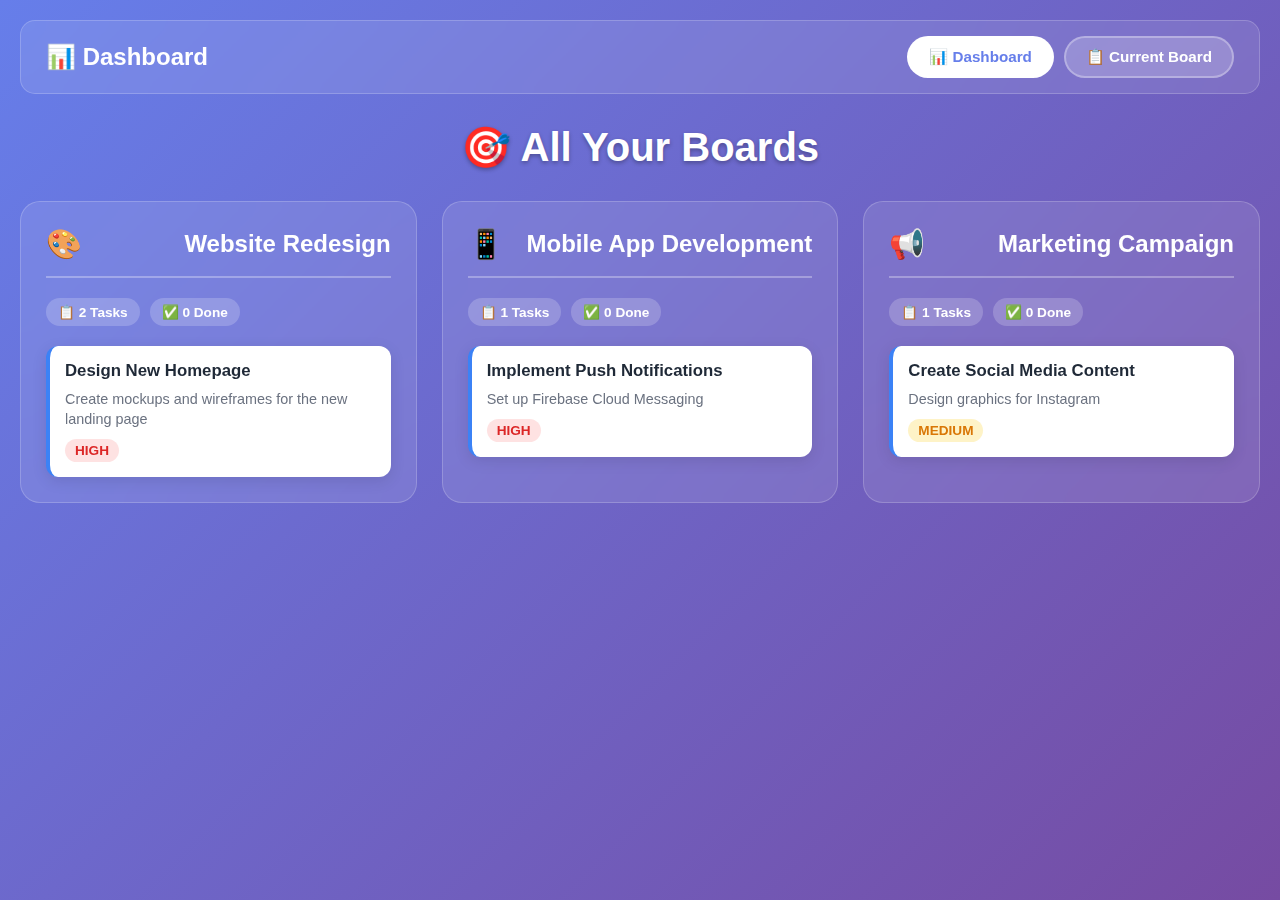
<file: multiview.html>
<!DOCTYPE html>
<html lang="en">
<head>
    <meta charset="UTF-8">
    <meta name="viewport" content="width=device-width, initial-scale=1.0">
    <title>Dynamic Kanban Board</title>
    <style>
        * {
            margin: 0;
            padding: 0;
            box-sizing: border-box;
        }

        body {
            font-family: 'Segoe UI', Tahoma, Geneva, Verdana, sans-serif;
            background: linear-gradient(135deg, #667eea 0%, #764ba2 100%);
            min-height: 100vh;
            padding: 20px;
        }

        /* View Container - controls which view is visible */
        .view-container {
            max-width: 1400px;
            margin: 0 auto;
        }

        .view {
            display: none;
            animation: fadeIn 0.5s ease;
        }

        .view.active {
            display: block;
        }

        @keyframes fadeIn {
            from {
                opacity: 0;
                transform: translateY(10px);
            }
            to {
                opacity: 1;
                transform: translateY(0);
            }
        }

        /* Navigation Bar */
        .nav-bar {
            background: rgba(255, 255, 255, 0.1);
            backdrop-filter: blur(10px);
            border-radius: 15px;
            padding: 15px 25px;
            margin-bottom: 30px;
            display: flex;
            justify-content: space-between;
            align-items: center;
            border: 1px solid rgba(255, 255, 255, 0.2);
            flex-wrap: wrap;
            gap: 15px;
        }

        .nav-title {
            color: white;
            font-size: 1.5rem;
            font-weight: 700;
        }

        .nav-buttons {
            display: flex;
            gap: 10px;
        }

        .nav-btn {
            background: rgba(255, 255, 255, 0.2);
            border: 2px solid rgba(255, 255, 255, 0.3);
            color: white;
            padding: 10px 20px;
            border-radius: 25px;
            font-size: 0.95rem;
            font-weight: 600;
            cursor: pointer;
            transition: all 0.3s ease;
        }

        .nav-btn:hover {
            background: rgba(255, 255, 255, 0.3);
            transform: translateY(-2px);
            box-shadow: 0 5px 15px rgba(0,0,0,0.2);
        }

        .nav-btn.active {
            background: white;
            color: #667eea;
        }

        /* Dashboard View Styles */
        h1 {
            text-align: center;
            color: white;
            margin-bottom: 30px;
            font-size: 2.5rem;
            text-shadow: 0 2px 4px rgba(0,0,0,0.3);
        }

        .boards-grid {
            display: grid;
            grid-template-columns: repeat(auto-fit, minmax(350px, 1fr));
            gap: 25px;
        }

        .board-card {
            background: rgba(255, 255, 255, 0.1);
            backdrop-filter: blur(10px);
            border-radius: 20px;
            padding: 25px;
            border: 1px solid rgba(255, 255, 255, 0.2);
            transition: all 0.3s ease;
            cursor: pointer;
        }

        .board-card:hover {
            background: rgba(255, 255, 255, 0.15);
            transform: translateY(-5px);
            box-shadow: 0 10px 30px rgba(0,0,0,0.3);
        }

        .board-header {
            display: flex;
            justify-content: space-between;
            align-items: center;
            margin-bottom: 20px;
            padding-bottom: 15px;
            border-bottom: 2px solid rgba(255, 255, 255, 0.3);
        }

        .board-title {
            font-size: 1.5rem;
            font-weight: 700;
            color: white;
        }

        .board-icon {
            font-size: 1.8rem;
        }

        .board-stats {
            display: flex;
            gap: 10px;
            margin-bottom: 20px;
            flex-wrap: wrap;
        }

        .stat-badge {
            background: rgba(255, 255, 255, 0.2);
            padding: 6px 12px;
            border-radius: 15px;
            font-size: 0.85rem;
            color: white;
            font-weight: 600;
        }

        .task-preview {
            background: white;
            border-radius: 12px;
            padding: 15px;
            box-shadow: 0 4px 15px rgba(0,0,0,0.1);
            border-left: 4px solid #3b82f6;
        }

        .task-preview.no-task {
            background: rgba(255, 255, 255, 0.1);
            border-left: 4px solid rgba(255, 255, 255, 0.3);
            color: rgba(255, 255, 255, 0.7);
            text-align: center;
            font-style: italic;
        }

        .task-title {
            font-weight: 700;
            color: #1f2937;
            margin-bottom: 8px;
            font-size: 1.05rem;
        }

        .task-description {
            color: #6b7280;
            font-size: 0.9rem;
            line-height: 1.4;
            margin-bottom: 10px;
        }

        .task-meta {
            display: flex;
            justify-content: space-between;
            align-items: center;
            font-size: 0.85rem;
        }

        .task-priority {
            padding: 4px 10px;
            border-radius: 12px;
            font-weight: 600;
            text-transform: uppercase;
        }

        .priority-high {
            background: #fee2e2;
            color: #dc2626;
        }

        .priority-medium {
            background: #fef3c7;
            color: #d97706;
        }

        .priority-low {
            background: #d1fae5;
            color: #059669;
        }

        /* Kanban Board View Styles */
        .board {
            display: grid;
            grid-template-columns: repeat(auto-fit, minmax(300px, 1fr));
            gap: 20px;
        }

        .column {
            background: rgba(255, 255, 255, 0.1);
            backdrop-filter: blur(10px);
            border-radius: 15px;
            padding: 20px;
            border: 1px solid rgba(255, 255, 255, 0.2);
            min-height: 500px;
        }

        .column-header {
            display: flex;
            justify-content: space-between;
            align-items: center;
            margin-bottom: 20px;
            padding-bottom: 15px;
            border-bottom: 2px solid rgba(255, 255, 255, 0.3);
        }

        .column-title {
            font-size: 1.4rem;
            font-weight: 600;
            color: white;
        }

        .task-count {
            background: rgba(255, 255, 255, 0.2);
            color: white;
            padding: 5px 12px;
            border-radius: 20px;
            font-size: 0.9rem;
            font-weight: 600;
        }

        .task {
            background: white;
            border-radius: 10px;
            padding: 15px;
            margin-bottom: 15px;
            cursor: grab;
            box-shadow: 0 4px 15px rgba(0,0,0,0.1);
            border-left: 4px solid #3498db;
            transition: all 0.3s ease;
        }

        .task:hover {
            transform: translateY(-3px);
            box-shadow: 0 8px 25px rgba(0,0,0,0.15);
        }

        .task.dragging {
            opacity: 0.7;
            cursor: grabbing;
        }

        .column.drag-over {
            background: rgba(255, 255, 255, 0.2);
            border: 2px dashed rgba(255, 255, 255, 0.5);
        }

        .breadcrumb {
            color: rgba(255, 255, 255, 0.8);
            margin-bottom: 20px;
            font-size: 0.95rem;
        }

        .breadcrumb a {
            color: white;
            text-decoration: none;
            cursor: pointer;
        }

        .breadcrumb a:hover {
            text-decoration: underline;
        }

        @media (max-width: 768px) {
            .boards-grid, .board {
                grid-template-columns: 1fr;
            }

            .nav-bar {
                flex-direction: column;
            }
        }
    </style>
</head>
<body>
    <div class="view-container">
        <!-- Navigation Bar -->
        <div class="nav-bar">
            <div class="nav-title" id="navTitle">📊 Dashboard</div>
            <div class="nav-buttons">
                <button class="nav-btn active" onclick="switchView('dashboard')">📊 Dashboard</button>
                <button class="nav-btn" onclick="switchView('kanban')">📋 Current Board</button>
            </div>
        </div>

        <!-- Dashboard View -->
        <div id="dashboardView" class="view active">
            <h1>🎯 All Your Boards</h1>
            <div class="boards-grid" id="boardsGrid">
                <!-- Boards will be inserted here -->
            </div>
        </div>

        <!-- Kanban Board View -->
        <div id="kanbanView" class="view">
            <div class="breadcrumb">
                <a onclick="switchView('dashboard')">← Back to Dashboard</a>
            </div>
            <h1 id="currentBoardTitle">📋 Project Board</h1>
            <div class="board" id="kanbanBoard">
                <div class="column" data-status="todo">
                    <div class="column-header">
                        <h2 class="column-title">📋 To Do</h2>
                        <span class="task-count" id="todo-count">0</span>
                    </div>
                    <div class="tasks" id="todo-tasks"></div>
                </div>

                <div class="column" data-status="inprogress">
                    <div class="column-header">
                        <h2 class="column-title">🔄 In Progress</h2>
                        <span class="task-count" id="inprogress-count">0</span>
                    </div>
                    <div class="tasks" id="inprogress-tasks"></div>
                </div>

                <div class="column" data-status="review">
                    <div class="column-header">
                        <h2 class="column-title">👀 Review</h2>
                        <span class="task-count" id="review-count">0</span>
                    </div>
                    <div class="tasks" id="review-tasks"></div>
                </div>

                <div class="column" data-status="done">
                    <div class="column-header">
                        <h2 class="column-title">✅ Done</h2>
                        <span class="task-count" id="done-count">0</span>
                    </div>
                    <div class="tasks" id="done-tasks"></div>
                </div>
            </div>
        </div>
    </div>

    <script>
        // Data structure for multiple boards
        const boards = [
            {
                id: 'board-1',
                name: 'Website Redesign',
                icon: '🎨',
                tasks: [
                    {
                        id: 'task-1',
                        title: 'Design New Homepage',
                        description: 'Create mockups and wireframes for the new landing page',
                        priority: 'high',
                        assignee: 'Alice',
                        status: 'inprogress',
                        timestamp: new Date('2025-11-04T10:30:00')
                    },
                    {
                        id: 'task-2',
                        title: 'Update Color Scheme',
                        description: 'Choose new brand colors',
                        priority: 'medium',
                        assignee: 'Bob',
                        status: 'todo',
                        timestamp: new Date('2025-11-03T14:20:00')
                    }
                ]
            },
            {
                id: 'board-2',
                name: 'Mobile App Development',
                icon: '📱',
                tasks: [
                    {
                        id: 'task-3',
                        title: 'Implement Push Notifications',
                        description: 'Set up Firebase Cloud Messaging',
                        priority: 'high',
                        assignee: 'Carol',
                        status: 'inprogress',
                        timestamp: new Date('2025-11-04T11:45:00')
                    }
                ]
            },
            {
                id: 'board-3',
                name: 'Marketing Campaign',
                icon: '📢',
                tasks: [
                    {
                        id: 'task-4',
                        title: 'Create Social Media Content',
                        description: 'Design graphics for Instagram',
                        priority: 'medium',
                        assignee: 'Dave',
                        status: 'review',
                        timestamp: new Date('2025-11-04T09:00:00')
                    }
                ]
            }
        ];

        let currentBoardId = 'board-1';
        let draggedElement = null;

        // VIEW SWITCHING LOGIC
        function switchView(viewName) {
            // Hide all views
            document.querySelectorAll('.view').forEach(view => {
                view.classList.remove('active');
            });

            // Update navigation buttons
            document.querySelectorAll('.nav-btn').forEach(btn => {
                btn.classList.remove('active');
            });

            // Show selected view
            if (viewName === 'dashboard') {
                document.getElementById('dashboardView').classList.add('active');
                document.querySelector('[onclick="switchView(\'dashboard\')"]').classList.add('active');
                document.getElementById('navTitle').textContent = '📊 Dashboard';
                renderDashboard();
            } else if (viewName === 'kanban') {
                document.getElementById('kanbanView').classList.add('active');
                document.querySelector('[onclick="switchView(\'kanban\')"]').classList.add('active');
                const board = boards.find(b => b.id === currentBoardId);
                document.getElementById('navTitle').textContent = `${board.icon} ${board.name}`;
                renderKanbanBoard(currentBoardId);
            }
        }

        // DASHBOARD RENDERING
        function renderDashboard() {
            const grid = document.getElementById('boardsGrid');
            grid.innerHTML = '';
            
            boards.forEach(board => {
                const card = createBoardCard(board);
                grid.appendChild(card);
            });
        }

        function createBoardCard(board) {
            const latestTask = getLatestTask(board.tasks);
            const totalTasks = board.tasks.length;
            const doneTasks = board.tasks.filter(t => t.status === 'done').length;

            const card = document.createElement('div');
            card.className = 'board-card';
            card.onclick = () => openBoard(board.id);
            
            let taskPreviewHTML;
            if (latestTask) {
                taskPreviewHTML = `
                    <div class="task-preview">
                        <div class="task-title">${latestTask.title}</div>
                        <div class="task-description">${latestTask.description}</div>
                        <div class="task-meta">
                            <span class="task-priority priority-${latestTask.priority}">${latestTask.priority}</span>
                        </div>
                    </div>
                `;
            } else {
                taskPreviewHTML = `<div class="task-preview no-task">No tasks yet</div>`;
            }

            card.innerHTML = `
                <div class="board-header">
                    <div class="board-icon">${board.icon}</div>
                    <div class="board-title">${board.name}</div>
                </div>
                
                <div class="board-stats">
                    <div class="stat-badge">📋 ${totalTasks} Tasks</div>
                    <div class="stat-badge">✅ ${doneTasks} Done</div>
                </div>
                
                ${taskPreviewHTML}
            `;
            
            return card;
        }

        function getLatestTask(tasks) {
            if (!tasks || tasks.length === 0) return null;
            return tasks.sort((a, b) => b.timestamp - a.timestamp)[0];
        }

        function openBoard(boardId) {
            currentBoardId = boardId;
            switchView('kanban');
        }

        // KANBAN BOARD RENDERING
        function renderKanbanBoard(boardId) {
            const board = boards.find(b => b.id === boardId);
            if (!board) return;

            // Update title
            document.getElementById('currentBoardTitle').textContent = `${board.icon} ${board.name}`;

            // Clear all columns
            ['todo', 'inprogress', 'review', 'done'].forEach(status => {
                document.getElementById(`${status}-tasks`).innerHTML = '';
            });

            // Render tasks
            board.tasks.forEach(task => {
                const taskElement = createTaskElement(task);
                document.getElementById(`${task.status}-tasks`).appendChild(taskElement);
            });

            updateTaskCounts();
            setupDragAndDrop();
        }

        function createTaskElement(task) {
            const taskDiv = document.createElement('div');
            taskDiv.className = 'task';
            taskDiv.draggable = true;
            taskDiv.dataset.taskId = task.id;
            
            taskDiv.innerHTML = `
                <div class="task-title">${task.title}</div>
                <div class="task-description">${task.description}</div>
                <div class="task-meta">
                    <span class="task-priority priority-${task.priority}">${task.priority}</span>
                </div>
            `;

            taskDiv.addEventListener('dragstart', handleDragStart);
            taskDiv.addEventListener('dragend', handleDragEnd);

            return taskDiv;
        }

        function updateTaskCounts() {
            ['todo', 'inprogress', 'review', 'done'].forEach(status => {
                const tasks = document.querySelectorAll(`#${status}-tasks .task`);
                document.getElementById(`${status}-count`).textContent = tasks.length;
            });
        }

        // DRAG AND DROP
        function setupDragAndDrop() {
            const columns = document.querySelectorAll('.column');
            
            columns.forEach(column => {
                column.addEventListener('dragover', handleDragOver);
                column.addEventListener('drop', handleDrop);
                column.addEventListener('dragenter', handleDragEnter);
                column.addEventListener('dragleave', handleDragLeave);
            });
        }

        function handleDragStart(e) {
            draggedElement = this;
            this.classList.add('dragging');
            e.dataTransfer.effectAllowed = 'move';
        }

        function handleDragEnd(e) {
            this.classList.remove('dragging');
            draggedElement = null;
        }

        function handleDragOver(e) {
            e.preventDefault();
            e.dataTransfer.dropEffect = 'move';
        }

        function handleDragEnter(e) {
            e.preventDefault();
            this.classList.add('drag-over');
        }

        function handleDragLeave(e) {
            if (!this.contains(e.relatedTarget)) {
                this.classList.remove('drag-over');
            }
        }

        function handleDrop(e) {
            e.preventDefault();
            this.classList.remove('drag-over');
            
            if (draggedElement) {
                const tasksContainer = this.querySelector('.tasks');
                const newStatus = this.dataset.status;
                
                tasksContainer.appendChild(draggedElement);
                
                // Update task status in data
                const taskId = draggedElement.dataset.taskId;
                const board = boards.find(b => b.id === currentBoardId);
                const task = board.tasks.find(t => t.id === taskId);
                if (task) {
                    task.status = newStatus;
                }
                
                updateTaskCounts();
            }
        }

        // Initialize app
        document.addEventListener('DOMContentLoaded', () => {
            switchView('dashboard');
        });
    </script>
</body>
</html>
</file>
<file: style.css>
* {
    margin: 0;
    padding: 0;
    box-sizing: border-box;
}

body {
    font-family: 'Segoe UI', Tahoma, Geneva, Verdana, sans-serif;
    background: linear-gradient(135deg, #2f3963 0%, #764ba2 100%);
    min-height: 100vh;
    padding: 20px;
}

/* View Container - controls which view is visible */
.view-container {
    max-width: 1400px;
    margin: 0 auto;
}

.view {
    display: none;
    animation: fadeIn 0.5s ease;
}

.view.active {
    display: block;
}

.kanban-container {
    max-width: 1200px;
    margin: 0 auto;
}

h1 {
    text-align: left;
    color: white;
    font-size: 2.5rem;
    text-shadow: 0 2px 4px rgba(0,0,0,0.3);
}

.linking-reminder {
    display: none;
    position: relative; 
    left: 0; 
    right: 0; 
    margin-left: auto; 
    margin-right: 0; 
    width: 250px;
    font-size: 1.5rem;
    font-weight: 700;
    color: white;
}

.try-link {
    position: absolute;
}

.cancel-link {
    cursor: pointer;
}

.board {
    display: grid;
    grid-template-columns: repeat(auto-fit, minmax(300px, 1fr));
    gap: 20px;
    margin-bottom: 20px;
}

.boards-grid {
    display: grid;
    grid-template-columns: repeat(auto-fit, minmax(350px, 1fr));
    gap: 25px;
}

.board-card {
    background: rgba(255, 255, 255, 0.1);
    backdrop-filter: blur(10px);
    border-radius: 20px;
    padding: 25px;
    border: 1px solid rgba(255, 255, 255, 0.2);
    transition: all 0.3s ease;
    cursor: pointer;
}

.board-card:hover {
    background: rgba(255, 255, 255, 0.15);
    transform: translateY(-5px);
    box-shadow: 0 10px 30px rgba(0,0,0,0.3);
}

.board-header {
    display: flex;
    justify-content: space-between;
    align-items: center;
    margin-bottom: 20px;
    padding-bottom: 15px;
    border-bottom: 2px solid rgba(255, 255, 255, 0.3);
}

.board-title {
    font-size: 1.5rem;
    font-weight: 700;
    color: white;
}

.board-icon {
    font-size: 1.8rem;
}

.board-stats {
    display: flex;
    gap: 10px;
    margin-bottom: 20px;
    flex-wrap: wrap;
}

.stat-badge {
    background: rgba(255, 255, 255, 0.2);
    padding: 6px 12px;
    border-radius: 15px;
    font-size: 0.85rem;
    color: white;
    font-weight: 600;
}

.task-preview {
    background: white;
    border-radius: 12px;
    padding: 15px;
    box-shadow: 0 4px 15px rgba(0,0,0,0.1);
    border-left: 4px solid #3b82f6;
}

.task-preview.no-task {
    background: rgba(255, 255, 255, 0.1);
    border-left: 4px solid rgba(255, 255, 255, 0.3);
    color: rgba(255, 255, 255, 0.7);
    text-align: center;
    font-style: italic;
}

.task-title {
    font-weight: 700;
    color: #1f2937;
    margin-bottom: 8px;
    font-size: 1.05rem;
}

.task-description {
    color: #6b7280;
    font-size: 0.9rem;
    line-height: 1.4;
    margin-bottom: 10px;
}

.task-meta {
    display: flex;
    justify-content: space-between;
    align-items: center;
    font-size: 0.85rem;
}

.task-priority {
    padding: 4px 10px;
    border-radius: 12px;
    font-weight: 600;
    text-transform: uppercase;
}

.priority-high {
    background: #fee2e2;
    color: #dc2626;
}

.priority-medium {
    background: #fef3c7;
    color: #d97706;
}

.priority-low {
    background: #d1fae5;
    color: #059669;
}

.board-card {
    background: rgba(255, 255, 255, 0.1);
    backdrop-filter: blur(10px);
    border-radius: 20px;
    padding: 25px;
    border: 1px solid rgba(255, 255, 255, 0.2);
    transition: all 0.3s ease;
    cursor: pointer;
}

.board-card:hover {
    background: rgba(255, 255, 255, 0.15);
    transform: translateY(-5px);
    box-shadow: 0 10px 30px rgba(0,0,0,0.3);
}

.board-header {
    display: flex;
    justify-content: space-between;
    align-items: center;
    margin-bottom: 20px;
    padding-bottom: 15px;
    border-bottom: 2px solid rgba(255, 255, 255, 0.3);
}

.board-title {
    font-size: 1.5rem;
    font-weight: 700;
    color: white;
}

.board-icon {
    font-size: 1.8rem;
}

.board-stats {
    display: flex;
    gap: 10px;
    margin-bottom: 20px;
    flex-wrap: wrap;
}

.stat-badge {
    background: rgba(255, 255, 255, 0.2);
    padding: 6px 12px;
    border-radius: 15px;
    font-size: 0.85rem;
    color: white;
    font-weight: 600;
}

.column {
    background: rgba(255, 255, 255, 0.1);
    backdrop-filter: blur(10px);
    border-radius: 15px;
    padding: 20px;
    border: 1px solid rgba(255, 255, 255, 0.2);
    min-height: 500px;
    transition: all 0.3s ease;
    max-width: 400px;
}

.board-column {
    cursor: pointer;
}

.column:hover {
    background: rgba(255, 255, 255, 0.15);
    transform: translateY(-2px);
    box-shadow: 0 10px 30px rgba(0,0,0,0.2);
}

.column.drag-over {
    background: rgba(255, 255, 255, 0.2);
    border: 1px solid rgba(255, 255, 255, 0.5);
}

.column-header {
    display: flex;
    justify-content: space-between;
    align-items: center;
    margin-bottom: 20px;
    padding-bottom: 15px;
    border-bottom: 2px solid rgba(255, 255, 255, 0.3);
}

.column-title {
    font-size: 1.4rem;
    font-weight: 600;
    color: white;
    text-shadow: 0 1px 2px rgba(0,0,0,0.3);
}

.task-count {
    background: rgba(255, 255, 255, 0.2);
    color: white;
    padding: 5px 12px;
    border-radius: 20px;
    font-size: 0.9rem;
    font-weight: 600;
}

.task {
    background: white;
    border-radius: 10px;
    padding: 15px;
    margin-bottom: 15px;
    cursor: grab;
    box-shadow: 0 4px 15px rgba(0,0,0,0.1);
    border-left: 4px solid #3498db;
    transition: all 0.3s ease;
    position: relative;
    overflow: hidden;
    touch-action: none;        /* Prevent scroll while dragging */
    user-select: none;         /* Prevent text selection */
    -webkit-user-select: none; /* Safari support */
}

.task.touch-dragging {
    opacity: 0.8;              /* Semi-transparent */
    transform: scale(1.05) rotate(3deg); /* Lift & tilt */
    box-shadow: 0 10px 30px rgba(0,0,0,0.3); /* Deeper shadow */
    z-index: 1000;             /* Above everything */
    position: fixed;           /* Move freely */
    pointer-events: none;      /* Don't block touches */
}

.task:hover {
    transform: translateY(-3px);
    box-shadow: 0 8px 25px rgba(0,0,0,0.15);
}

.task.dragging {
    opacity: 0.7;
    transform: rotate(5deg) scale(1.05);
    cursor: grabbing;
    z-index: 1000;
}

.title-buttons {
    font-weight: 600;
    color: #2c3e50;
    margin-bottom: 8px;
    font-size: 1.1rem;
    display: flex;
    justify-content: space-between;
    overflow-wrap: anywhere;
    /* max-width: 180px; */
}

.task-description {
    color: #7f8c8d;
    font-size: 0.9rem;
    line-height: 1.4;
    margin-bottom: 10px;
}

.task-meta {
    display: flex;
    justify-content: space-between;
    align-items: center;
    font-size: 0.8rem;
}

.task-priority {
    padding: 3px 8px;
    border-radius: 12px;
    font-weight: 600;
    text-transform: uppercase;
    letter-spacing: 0.5px;
}

.priority-high {
    background: #fee2e2;
    color: #dc2626;
}

.priority-medium {
    background: #fef3c7;
    color: #d97706;
}

.priority-low {
    background: #d1fae5;
    color: #059669;
}

.task-assignee {
    color: #6b7280;
    font-weight: 500;
}

.heatmap-div {
    display: flex;
    flex-direction: column;
    align-items: center;
    background: black;
    border-radius: 5px;
    margin-top: 5px;
}

.gh-heatmap {
    display: grid;
    grid-template-columns: repeat(15, 8px);
    grid-auto-rows: 8px;
    gap: 10px;
    margin-top: 12px;
    margin-bottom: 12px;
}

.gh-heatmap-task {
    display: grid;
    grid-template-columns: repeat(15, 8px);
    grid-auto-rows: 8px;
    gap: 8px;
    margin-top: 12px;
    margin-bottom: 12px;
}

.gh-cell {
    width: 12px;
    height: 12px;
    border-radius: 2px;
    margin-right: 4px;
    background-color: rgba(255,255,255,0.1);
}

.add-task-btn {
    width: 100%;
    padding: 12px;
    background: rgba(255, 255, 255, 0.1);
    border: 2px dashed rgba(255, 255, 255, 0.3);
    border-radius: 10px;
    color: white;
    cursor: pointer;
    font-size: 1rem;
    transition: all 0.3s ease;
    display: flex;
    align-items: center;
    justify-content: center;
    gap: 8px;
}

.add-task-btn:hover {
    background: rgba(255, 255, 255, 0.2);
    border-color: rgba(255, 255, 255, 0.5);
    transform: translateY(-1px);
}

.plus-icon {
    font-size: 1.2rem;
    font-weight: bold;
}

.stats {
    display: flex;
    justify-content: center;
    gap: 30px;
    margin-top: 30px;
}

.stat-card {
    background: rgba(255, 255, 255, 0.1);
    backdrop-filter: blur(10px);
    border-radius: 15px;
    padding: 20px;
    border: 1px solid rgba(255, 255, 255, 0.2);
    text-align: center;
    min-width: 120px;
}

.stat-number {
    font-size: 2rem;
    font-weight: bold;
    color: white;
    margin-bottom: 5px;
}

.stat-label {
    color: rgba(255, 255, 255, 0.8);
    font-size: 0.9rem;
}

@media (max-width: 768px) {
    .board {
        grid-template-columns: 1fr;
    }
    
    .stats {
        flex-direction: column;
        align-items: center;
        gap: 15px;
    }
    
    h1 {
        font-size: 2rem;
    }
}

@media (max-width: 450px) {
    .down-up-load {
        display: inline-grid;
        gap: 20px;
    }
}

@media (min-width: 451px) {
    .down-up-load {
        display: flex;
        gap: 20px;
    }
}

/* Modal Styles */
.modal-overlay {
    display: none;
    position: fixed;
    top: 0;
    left: 0;
    width: 100%;
    height: 100%;
    background: rgba(0, 0, 0, 0.7);
    backdrop-filter: blur(5px);
    z-index: 2000;
    opacity: 0;
    transition: opacity 0.3s ease;
}

.modal-overlay.show {
    display: flex;
    align-items: center;
    justify-content: center;
    opacity: 1;
}

.modal {
    background: white;
    border-radius: 20px;
    padding: 30px;
    width: 90%;
    max-width: 500px;
    box-shadow: 0 20px 60px rgba(0, 0, 0, 0.3);
    transform: scale(0.7);
    transition: transform 0.3s ease;
    position: relative;
}

.modal-overlay.show .modal {
    transform: scale(1);
}

.modal-header {
    display: flex;
    justify-content: space-between;
    align-items: center;
    margin-bottom: 25px;
    padding-bottom: 15px;
    border-bottom: 2px solid #e5e7eb;
}

.modal-title {
    font-size: 1.5rem;
    font-weight: 700;
    color: #1f2937;
    margin: 0;
}

.modal-close {
    background: none;
    border: none;
    font-size: 1.5rem;
    cursor: pointer;
    color: #6b7280;
    padding: 5px;
    border-radius: 50%;
    width: 35px;
    height: 35px;
    display: flex;
    align-items: center;
    justify-content: center;
    transition: all 0.2s ease;
}

.modal-close:hover {
    background: #f3f4f6;
    color: #374151;
}

.form-group {
    margin-bottom: 20px;
}

.form-label {
    display: block;
    font-weight: 600;
    color: #374151;
    margin-bottom: 8px;
    font-size: 0.9rem;
}

.form-input,
.form-select,
.form-textarea {
    width: 100%;
    padding: 12px 15px;
    border: 2px solid #e5e7eb;
    border-radius: 10px;
    font-size: 1rem;
    transition: all 0.3s ease;
    background: #f9fafb;
}

.form-input:focus,
.form-select:focus,
.form-textarea:focus {
    outline: none;
    border-color: #3b82f6;
    background: white;
    box-shadow: 0 0 0 3px rgba(59, 130, 246, 0.1);
}

.form-textarea {
    resize: vertical;
    min-height: 80px;
    font-family: inherit;
}

.form-actions {
    display: flex;
    gap: 15px;
    margin-top: 30px;
    justify-content: flex-end;
}

.btn {
    padding: 12px 24px;
    border: none;
    border-radius: 10px;
    font-size: 1rem;
    font-weight: 600;
    cursor: pointer;
    transition: all 0.3s ease;
    display: flex;
    align-items: center;
    gap: 8px;
}

.btn-primary {
    background: linear-gradient(135deg, #3b82f6, #1d4ed8);
    color: white;
}

.btn-primary:hover {
    background: linear-gradient(135deg, #2563eb, #1e40af);
    transform: translateY(-1px);
    box-shadow: 0 5px 15px rgba(59, 130, 246, 0.4);
}

.btn-secondary {
    background: #f3f4f6;
    color: #6b7280;
    border: 2px solid #e5e7eb;
}

.btn-secondary:hover {
    background: #e5e7eb;
    color: #4b5563;
}

.priority-options {
    display: flex;
    gap: 10px;
}

.priority-option {
    flex: 1;
    padding: 10px;
    border: 2px solid #e5e7eb;
    border-radius: 8px;
    text-align: center;
    cursor: pointer;
    transition: all 0.3s ease;
    font-size: 0.9rem;
    font-weight: 600;
}

.priority-option.selected {
    border-color: #3b82f6;
    background: #eff6ff;
    color: #1d4ed8;
}

.priority-option.high {
    color: transparent;
    text-shadow: 0 0 0 #dc2626;
}

.priority-option.high.selected {
    border-color: #dc2626;
    background: #fee2e2;
    color: transparent;
    text-shadow: 0 0 0 #dc2626;
}

.priority-option.medium {
    color: transparent;
    text-shadow: 0 0 0 #d97706;
}

.priority-option.medium.selected {
    border-color: #d97706;
    background: #fef3c7;
    color: transparent;
    text-shadow: 0 0 0 #d97706;
}

.priority-option.low {
    color: transparent;
    text-shadow: 0 0 0 #059669;
}

.priority-option.low.selected {
    border-color: #059669;
    background: #d1fae5;
    color: transparent;
    text-shadow: 0 0 0 #059669;
}

.overlay {
  position: fixed;
  top: 0;
  bottom: 0;
  left: 0;
  right: 0;
  width: 100%;
  height: 100%;
  background: rgba(0, 0, 0, 0.5);
  backdrop-filter: blur(2px);
  z-index: 1;
}

.section-limit {
  display: flex;
  justify-content: center;
}

/* .modal {
  display: flex;
  justify-content: center;
  gap: 0.4rem;
  padding: 1.3rem;
  min-height: 250px;
  position: absolute;
  top: 20%;
  z-index: 2;
} */

.hide {
  display: none;
}

.innerModal {
  background: white;
  border-radius: 10px;
  padding: 15px;
  margin-bottom: 15px;
  box-shadow: 0 4px 15px rgba(0,0,0,0.1);
  border-left: 4px solid #3498db;
  position: relative;
  overflow: hidden;
}

/* input {
  background: white;
  border-radius: 10px;
  padding: 5px;
  margin-bottom: 15px;
  box-shadow: 0 4px 15px rgba(0,0,0,0.1);
} */

datalist {
  display: flex;
  justify-content: space-between;
  width: 200px;
}

option {
  padding-bottom: 10px;
}

input[type="range"] {
  width: 200px;
  margin: 0;
}

/* .btn {
    width: 100%;
    padding: 12px;
    border-radius: 10px;
    color: white;
    cursor: pointer;
    font-size: 1rem;
    display: flex;
    align-items: center;
    justify-content: center;
    gap: 8px;
    margin-bottom: 10px;
} */

.btn.btn-cancel {
    box-shadow: 0 4px 15px rgba(0,0,0,0.1);
    transition: all 0.3s ease;
    background: rgb(163, 17, 17);
    border: 2px dashed rgba(255, 255, 255, 0.3);
}

.btn-cancel:hover {
    border-style: solid;
    transform: translateY(-2px);
    box-shadow: 0 8px 25px rgba(0,0,0,0.2);
}

.btn.btn-submit {
    box-shadow: 0 4px 15px rgba(0,0,0,0.1);
    transition: all 0.3s ease;
    background: rgb(60, 90, 7);
    border: 2px solid #b8b8ce;
}

.btn-submit:hover {
    border-style: solid;
    transform: translateY(-2px);
    border: 2px solid #ddddf3;
    box-shadow: 0 8px 25px rgba(0,0,0,0.2);
}

.header-content {
  display: block ruby;
  text-align: right;
}

.main-buttons-div {
text-align: center;
  display: block ruby;
  margin-top: -73px;
  padding-bottom: 20px;
}

.header-container {
    display: flex;
    justify-content: left;
    align-items: center;
    max-width: 75%;
    margin-left: auto;
    margin-right: auto;
}

.header-title {
    cursor: pointer;
}

.toggle-btn {
    margin-left: auto;
    margin-right: 200px;
    padding-top: 10px;
    padding-left: 20px;
    vertical-align: sub;
    cursor: pointer;
    display: flex;
}

.second-header-container {
    justify-content: left;
    align-items: center;
    max-width: 75%;
    margin-left: auto;
    margin-right: auto;
    margin-bottom: 30px;
}

.board-elements {
    margin: auto;
    display: block ruby;
    text-align: center;
}

.board-title-area {
    text-align: center;
    display: block ruby;
    margin-top: -73px;
    padding-bottom: 20px;
}

.board-download-area {
      display: block ruby;
}

#boardName {
    color: white;
    font-size: 2.5rem;
}

.main-list-board, ul.submenu {
  display: none;
  cursor: pointer;
  list-style-type: none;
}

label {
  position: relative;
  display: block;
  cursor: pointer;
        padding: 10px 5px;
}

.main-list-board:checked~ul.submenu {
  display: block;
  position: absolute;
  margin-top: -14px;
  margin-left: 5px;
  padding: 10px 5px;
  color: white;
  border: 2px solid rgba(255, 255, 255, 0.3);
  border-radius: 10px;
  background: rgba(111, 98, 194, 0.75);
  box-shadow: 0 0 5px 0px black;
  z-index: 2;
}

.main-list-board, li {
    margin: 5px;
}

.shadow-svg {
  filter: drop-shadow( 3px 3px 2px rgba(0, 0, 0, .7));
  vertical-align: bottom;
}

.main-add-task-btn {
  width: 100%;
  padding: 12px;
  background: rgba(255, 255, 255, 0.1);
  border: 2px solid rgba(255, 255, 255, 0.3);
  border-radius: 10px;
  color: white;
  cursor: pointer;
  font-size: 1rem;
  transition: all 0.3s ease;
  display: flex;
  align-items: center;
  justify-content: center;
  gap: 8px;
}

.main-add-board, ul.submenu {
  display: none;
  cursor: pointer;
}

.add-board-btn {
    width: 100%;
    padding: 12px;
    background: rgba(255, 255, 255, 0.1);
    border: 2px solid rgba(255, 255, 255, 0.3);
    border-radius: 10px;
    max-width: 150px;
    color: white;
    cursor: pointer;
    font-size: 1rem;
    transition: all 0.3s ease;
    display: flex;
    align-items: center;
    justify-content: center;
    gap: 8px;
    position: relative;
    margin-left: auto;
    margin-right: 0px;
    z-index: 2;
}

.add-board-btn:hover {
    background: rgba(255, 255, 255, 0.2);
    border-color: rgba(255, 255, 255, 0.5);
    transform: translateY(-1px);
}

label {
  position: relative;
  display: block;
  cursor: pointer;
        padding: 10px 5px;
}

.main-add-board:checked~ul.submenu {
  display: flex;
  position: relative;
  /* margin-top: 55px; */
  margin-left: auto;
  margin-right: 0px;
  padding: 10px 5px;
  color: white;
  border: 2px solid rgba(255, 255, 255, 0.3);
  border-radius: 10px;
  background: rgba(111, 98, 194, 0.75);
  box-shadow: 0 0 5px 0px black;
  z-index: 2;
}

.main-add {
  border: 2px solid rgba(255, 255, 255, 0.3);
  max-width: 120px;
}

/* .down-up-load {
    display: flex;
    gap: 20px;
} */

.main-download {
    width: 100%;
    padding: 12px;
    background: rgba(255, 255, 255, 0.1);
    border: 2px dashed rgba(255, 255, 255, 0.3);
    border-radius: 25px;
    color: white;
    cursor: pointer;
    font-size: 1rem;
    transition: all 0.3s ease;
    display: flex;
    align-items: center;
    justify-content: center;
    gap: 8px;
    border: 2px solid rgba(255, 255, 255, 0.3);
    max-width: 240px;
    margin-left: auto;
}

.main-download:hover {
    background: rgba(255, 255, 255, 0.2);
    border-color: rgba(255, 255, 255, 0.5);
    transform: translateY(-1px);
}

.markdown-preview {
    background: #f9fafb;
    border: 2px solid #e5e7eb;
    border-radius: 10px;
    padding: 20px;
    font-family: 'Courier New', monospace;
    font-size: 0.9rem;
    white-space: pre-wrap;
    max-height: 400px;
    overflow-y: auto;
    margin-bottom: 20px;
}

.file-input-wrapper input[type=file] {
    position: absolute;
    left: -9999px;
}

.file-input-label {
    background: rgba(255, 255, 255, 0.1);
    border: 2px solid rgba(255, 255, 255, 0.3);
    color: white;
    padding: 12px 24px;
    border-radius: 25px;
    font-size: 1rem;
    font-weight: 600;
    cursor: pointer;
    transition: all 0.3s ease;
    display: inline-block;
}

.file-input-label:hover {
    background: linear-gradient(135deg, #7c3aed, #6d28d9);
    transform: translateY(-2px);
    box-shadow: 0 5px 15px rgba(139, 92, 246, 0.4);
}

.buttons-div {
  display: flex;
}

.task-div {
  padding: 10px 20px;
  display: inherit;
}

.modify-task {
    display: flex;
    justify-content: end;
    margin-right: -10px;
    margin-right: 0;
    cursor: pointer;
}

.worked {
    padding-left: 10px;
    padding-right: 10px;
}

.delete-bin {
    color: transparent;
    text-shadow: 0 0 0 red;
    padding-right: 10px;
}

.cancel-link-hidden {
    display: none;
}

.cancel-link {
    display: block;
}

.edit-form {
    padding-right: 10px;
    margin-left: auto;
}

.linked {
    color: transparent;
    text-shadow: 0 0 0 rgb(0, 0, 0);
}

.link-badge {
    cursor: pointer;
}

@media (max-width:900px)  {

    .board-title-area {
        margin-top: 20px;
        text-align: center;
        display: flex;
        padding-bottom: 20px;
    }

    .try-link {
        position: static;
    }

}
</file>
